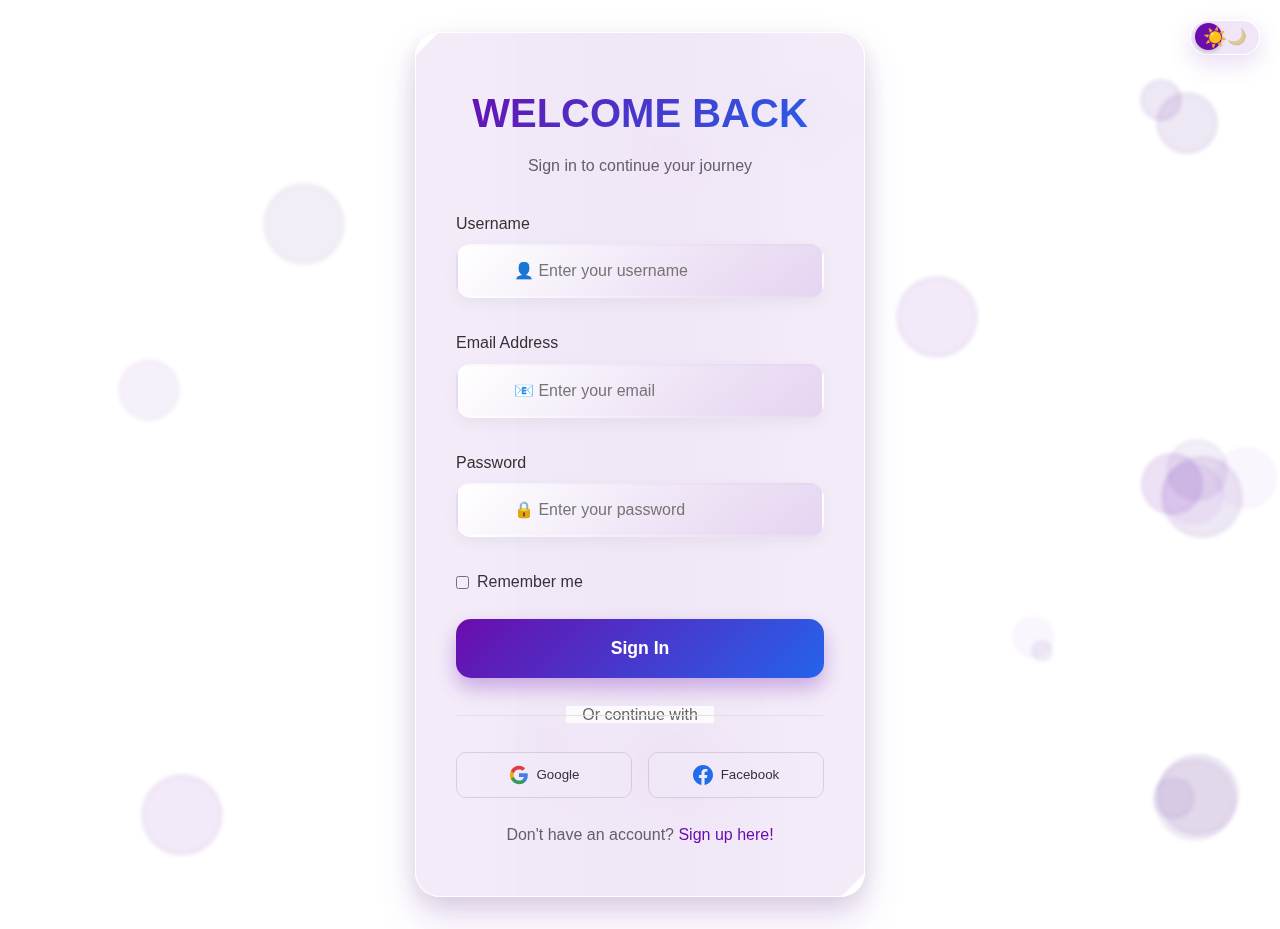
<file: index.html>
<!DOCTYPE html>
<html lang="en">
<head>
    <meta charset="UTF-8">
    <meta name="viewport" content="width=device-width, initial-scale=1.0">
    <title>Login</title>
    <link rel="stylesheet" href="styles.css">
    <link rel="icon" type="image/png" href="favicon.png">    
</head>
<body class="light-mode">
    <!-- New Login Page Theme Toggle with Emojis -->
    <label class="login-theme-toggle" id="loginThemeToggle">
        <input type="checkbox">
        <span class="login-theme-slider"></span>
        <span class="login-theme-emoji login-theme-sun">☀️</span>
        <span class="login-theme-emoji login-theme-moon">🌙</span>
    </label>

    <!-- Floating Bubbles -->
    <div class="bubbles" id="bubbles"></div>

    <div class="background">
        <div class="shape"></div>
        <div class="shape"></div>
        <div class="shape"></div>
        <div class="shape"></div>
    </div>
    
    <div class="particles" id="particles"></div>
    
    <div class="login-container">
        <div class="login-card">
            <h1> WELCOME BACK </h1>
            <p class="login-subtitle"> Sign in to continue your journey </p>
            
            <form class="login-form" id="loginForm">
                <div class="form-group">
                    <label for="username">Username</label>
                                        <input type="text" id="username" placeholder="👤 Enter your username">
                    <div class="error-message" id="usernameError"></div>
                </div>
                
                <div class="form-group">
                    <label for="email"> Email Address</label>
                    <div class="icon"></div>
                    <input type="email" id="email" placeholder="📧 Enter your email">
                    <div class="error-message" id="emailError"></div>
                </div>
                
                <div class="form-group">
                    <label for="password">Password</label>
                    <div class="icon"></div>
                    <input type="password" id="password" placeholder="🔒 Enter your password">
                    <div class="error-message" id="passwordError"></div>
                </div>
                
                <div class="checkbox-group">
                    <input type="checkbox" id="remember">
                    <label for="remember">Remember me</label>
                </div>
                
                <button type="submit" class="login-btn">Sign In</button>
            </form>
            
            <div class="divider">
                <span> Or continue with </span>
            </div>
            
            <div class="social-login">
                <button type="button" class="social-btn" data-provider="Google">
                    <svg class="social-icon" viewBox="0 0 24 24">
                        <path fill="#4285F4" d="M22.56 12.25c0-.78-.07-1.53-.2-2.25H12v4.26h5.92c-.26 1.37-1.04 2.53-2.21 3.31v2.77h3.57c2.08-1.92 3.28-4.74 3.28-8.09z"/>
                        <path fill="#34A853" d="M12 23c2.97 0 5.46-.98 7.28-2.66l-3.57-2.77c-.98.66-2.23 1.06-3.71 1.06-2.86 0-5.29-1.93-6.16-4.53H2.18v2.84C3.99 20.53 7.7 23 12 23z"/>
                        <path fill="#FBBC05" d="M5.84 14.09c-.22-.66-.35-1.36-.35-2.09s.13-1.43.35-2.09V7.07H2.18C1.43 8.55 1 10.22 1 12s.43 3.45 1.18 4.93l2.85-2.22.81-.62z"/>
                        <path fill="#EA4335" d="M12 5.38c1.62 0 3.06.56 4.21 1.64l3.15-3.15C17.45 2.09 14.97 1 12 1 7.7 1 3.99 3.47 2.18 7.07l3.66 2.84c.87-2.6 3.3-4.53 6.16-4.53z"/>
                    </svg>
                     Google
                </button>
                <button type="button" class="social-btn" data-provider="Facebook">
                    <svg class="social-icon" viewBox="0 0 24 24">
                        <path fill="#1877F2" d="M24 12.073c0-6.627-5.373-12-12-12s-12 5.373-12 12c0 5.99 4.388 10.954 10.125 11.854v-8.385H7.078v-3.47h3.047V9.43c0-3.007 1.792-4.669 4.533-4.669 1.312 0 2.686.235 2.686.235v2.953H15.83c-1.491 0-1.956.925-1.956 1.874v2.25h3.328l-.532 3.47h-2.796v8.385C19.612 23.027 24 18.062 24 12.073z"/>
                    </svg>
                     Facebook
                </button>
            </div>
            
            <div class="signup-link">
                 Don't have an account? <a href="#" id="signupLink"> Sign up here!</a>
            </div>
        </div>
    </div>

    <script src="script.js"></script>
</body>
</html>
</file>
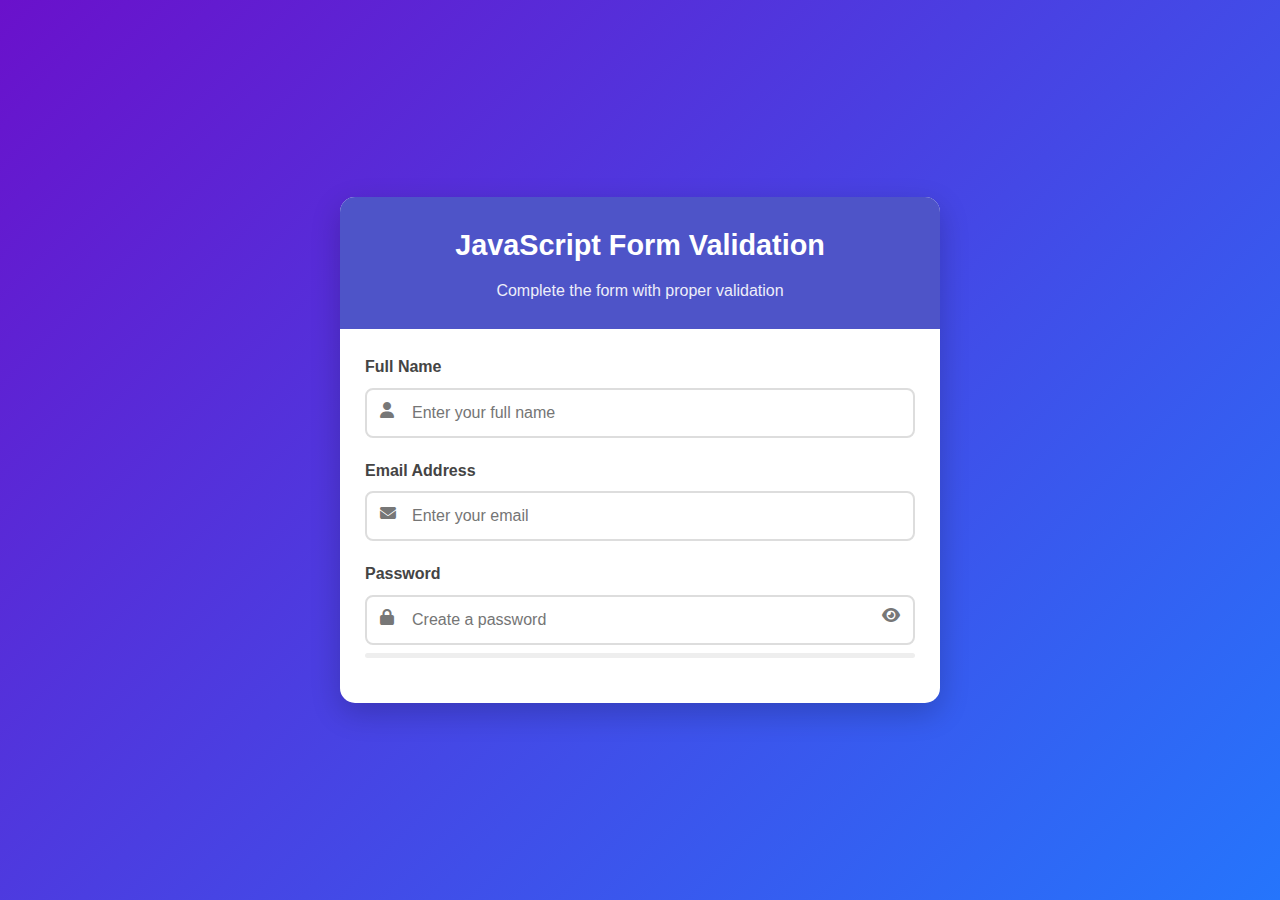
<file: FormValidation.html>
<!DOCTYPE html>
<html lang="en">
<head>
    <meta charset="UTF-8">
    <meta name="viewport" content="width=device-width, initial-scale=1.0">
    <title>JavaScript Form Validation</title>
    <link rel="stylesheet" href="https://cdnjs.cloudflare.com/ajax/libs/font-awesome/6.4.0/css/all.min.css">
    <style>
        * {
            box-sizing: border-box;
            margin: 0;
            padding: 0;
            font-family: 'Segoe UI', Tahoma, Geneva, Verdana, sans-serif;
        }
        
        body {
            background: linear-gradient(135deg, #6a11cb 0%, #2575fc 100%);
            color: #333;
            line-height: 1.6;
            padding: 20px;
            min-height: 100vh;
            display: flex;
            justify-content: center;
            align-items: center;
        }
        
        .container {
            width: 100%;
            max-width: 600px;
            background: white;
            border-radius: 15px;
            box-shadow: 0 10px 30px rgba(0, 0, 0, 0.2);
            overflow: hidden;
        }
        
        header {
            background: #4e54c8;
            color: white;
            text-align: center;
            padding: 25px 20px;
        }
        
        h1 {
            font-size: 1.8rem;
            margin-bottom: 10px;
        }
        
        .description {
            font-size: 1rem;
            opacity: 0.9;
        }
        
        .form-container {
            padding: 25px;
        }
        
        .form-group {
            margin-bottom: 20px;
            position: relative;
        }
        
        label {
            display: block;
            margin-bottom: 8px;
            font-weight: 600;
            color: #444;
        }
        
        input, select, textarea {
            width: 100%;
            padding: 14px;
            border: 2px solid #ddd;
            border-radius: 8px;
            font-size: 16px;
            transition: border-color 0.3s;
        }
        
        input:focus, select:focus, textarea:focus {
            border-color: #4e54c8;
            outline: none;
        }
        
        .error {
            color: #e74c3c;
            font-size: 14px;
            margin-top: 5px;
            display: none;
        }
        
        .success {
            color: #2ecc71;
            font-size: 14px;
            margin-top: 5px;
            display: none;
        }
        
        .fa-circle-check {
            color: #2ecc71;
        }
        
        button {
            width: 100%;
            padding: 16px;
            background: #4e54c8;
            color: white;
            border: none;
            border-radius: 8px;
            font-size: 18px;
            font-weight: 600;
            cursor: pointer;
            transition: background 0.3s;
        }
        
        button:hover {
            background: #3a3eb3;
        }
        
        .password-toggle {
            position: absolute;
            right: 15px;
            top: 42px;
            cursor: pointer;
            color: #777;
        }
        
        .validation-rules {
            background: #f8f9fa;
            padding: 15px;
            border-radius: 8px;
            margin-top: 25px;
            font-size: 14px;
        }
        
        .validation-rules h3 {
            margin-bottom: 10px;
            color: #4e54c8;
        }
        
        .validation-rules ul {
            list-style-type: none;
            padding-left: 20px;
        }
        
        .validation-rules li {
            margin-bottom: 8px;
            position: relative;
            padding-left: 25px;
        }
        
        .validation-rules li:before {
            content: "•";
            color: #4e54c8;
            font-weight: bold;
            position: absolute;
            left: 0;
            font-size: 20px;
        }
        
        .success-message {
            text-align: center;
            padding: 30px;
            display: none;
        }
        
        .success-message i {
            font-size: 50px;
            color: #2ecc71;
            margin-bottom: 15px;
        }
        
        @media (max-width: 768px) {
            body {
                padding: 10px;
            }
            
            .container {
                border-radius: 10px;
            }
            
            header {
                padding: 20px 15px;
            }
            
            h1 {
                font-size: 1.5rem;
            }
            
            .form-container {
                padding: 20px;
            }
        }
        
        .input-icon {
            position: relative;
        }
        
        .input-icon i {
            position: absolute;
            left: 15px;
            top: 14px;
            color: #777;
        }
        
        .input-icon input {
            padding-left: 45px;
        }
        
        .strength-meter {
            height: 5px;
            margin-top: 8px;
            border-radius: 3px;
            background: #eee;
            overflow: hidden;
        }
        
        .strength-fill {
            height: 100%;
            width: 0;
            transition: width 0.3s, background 0.3s;
        }
    </style>
</head>
<body>
    <div class="container">
        <header>
            <h1>JavaScript Form Validation</h1>
            <p class="description">Complete the form with proper validation</p>
        </header>
        
        <div class="form-container">
            <form id="validation-form">
                <div class="form-group">
                    <label for="name">Full Name</label>
                    <div class="input-icon">
                        <i class="fas fa-user"></i>
                        <input type="text" id="name" placeholder="Enter your full name">
                    </div>
                    <div class="error" id="name-error">Please enter a valid name (min 2 characters)</div>
                </div>
                
                <div class="form-group">
                    <label for="email">Email Address</label>
                    <div class="input-icon">
                        <i class="fas fa-envelope"></i>
                        <input type="email" id="email" placeholder="Enter your email">
                    </div>
                    <div class="error" id="email-error">Please enter a valid email address</div>
                </div>
                
                               
                <div class="form-group">
                    <label for="password">Password</label>
                    <div class="input-icon">
                        <i class="fas fa-lock"></i>
                        <input type="password" id="password" placeholder="Create a password">
                    </div>
                    <span class="password-toggle" id="password-toggle">
                        <i class="fas fa-eye"></i>
                    </span>
                    <div class="strength-meter">
                        <div class="strength-fill" id="password-strength"></div>
                    </div>
                    <div class="error" id="password-error">Password must be at least 8 characters with uppercase, lowercase, number, and special character</div>
                </div>
                
                    </div>

    <script>
        document.addEventListener('DOMContentLoaded', function() {
            const form = document.getElementById('validation-form');
            const passwordToggle = document.getElementById('password-toggle');
            const passwordInput = document.getElementById('password');
            const confirmPasswordInput = document.getElementById('confirm-password');
            const strengthFill = document.getElementById('password-strength');
            
            // Toggle password visibility
            passwordToggle.addEventListener('click', function() {
                if (passwordInput.type === 'password') {
                    passwordInput.type = 'text';
                    passwordToggle.innerHTML = '<i class="fas fa-eye-slash"></i>';
                } else {
                    passwordInput.type = 'password';
                    passwordToggle.innerHTML = '<i class="fas fa-eye"></i>';
                }
            });
            
            // Password strength indicator
            passwordInput.addEventListener('input', function() {
                const password = passwordInput.value;
                let strength = 0;
                
                // Check password strength
                if (password.length >= 8) strength += 25;
                if (/[A-Z]/.test(password)) strength += 25;
                if (/[0-9]/.test(password)) strength += 25;
                if (/[^A-Za-z0-9]/.test(password)) strength += 25;
                
                // Update strength meter
                strengthFill.style.width = strength + '%';
                
                // Update color based on strength
                if (strength < 50) {
                    strengthFill.style.background = '#e74c3c';
                } else if (strength < 100) {
                    strengthFill.style.background = '#f39c12';
                } else {
                    strengthFill.style.background = '#2ecc71';
                }
            });
            
            // Form validation on submit
            form.addEventListener('submit', function(e) {
                e.preventDefault();
                let isValid = true;
                
                // Validate name
                const name = document.getElementById('name');
                const nameError = document.getElementById('name-error');
                if (name.value.trim().length < 2) {
                    showError(name, nameError);
                    isValid = false;
                } else {
                    showSuccess(name, nameError);
                }
                
                // Validate email
                const email = document.getElementById('email');
                const emailError = document.getElementById('email-error');
                const emailRegex = /^[^\s@]+@[^\s@]+\.[^\s@]+$/;
                if (!emailRegex.test(email.value)) {
                    showError(email, emailError);
                    isValid = false;
                } else {
                    showSuccess(email, emailError);
                }
                
                // Validate phone
                const phone = document.getElementById('phone');
                const phoneError = document.getElementById('phone-error');
                const phoneRegex = /^\d{10}$/;
                if (!phoneRegex.test(phone.value.replace(/\D/g, ''))) {
                    showError(phone, phoneError);
                    isValid = false;
                } else {
                    showSuccess(phone, phoneError);
                }
                
                // Validate password
                const password = document.getElementById('password');
                const passwordError = document.getElementById('password-error');
                const passwordRegex = /^(?=.*[a-z])(?=.*[A-Z])(?=.*\d)(?=.*[^\da-zA-Z]).{8,}$/;
                if (!passwordRegex.test(password.value)) {
                    showError(password, passwordError);
                    isValid = false;
                } else {
                    showSuccess(password, passwordError);
                }
                
                // Validate confirm password
                const confirmPassword = document.getElementById('confirm-password');
                const confirmPasswordError = document.getElementById('confirm-password-error');
                if (confirmPassword.value !== password.value) {
                    showError(confirmPassword, confirmPasswordError);
                    isValid = false;
                } else {
                    showSuccess(confirmPassword, confirmPasswordError);
                }
                
                // Validate age
                const age = document.getElementById('age');
                const ageError = document.getElementById('age-error');
                if (age.value < 13 || age.value > 120 || !age.value) {
                    showError(age, ageError);
                    isValid = false;
                } else {
                    showSuccess(age, ageError);
                }
                
                // Validate country
                const country = document.getElementById('country');
                const countryError = document.getElementById('country-error');
                if (!country.value) {
                    showError(country, countryError);
                    isValid = false;
                } else {
                    showSuccess(country, countryError);
                }
                
                // Validate website (optional)
                const website = document.getElementById('website');
                const websiteError = document.getElementById('website-error');
                if (website.value && !isValidUrl(website.value)) {
                    showError(website, websiteError);
                    isValid = false;
                } else if (website.value) {
                    showSuccess(website, websiteError);
                } else {
                    clearValidation(website, websiteError);
                }
                
                // Validate terms
                const terms = document.getElementById('terms');
                const termsError = document.getElementById('terms-error');
                if (!terms.checked) {
                    showError(terms, termsError);
                    isValid = false;
                } else {
                    showSuccess(terms, termsError);
                }
                
                // If form is valid, show success message
                if (isValid) {
                    form.style.display = 'none';
                    document.getElementById('success-message').style.display = 'block';
                }
            });
            
            // Real-time validation for some fields
            document.getElementById('name').addEventListener('blur', function() {
                const name = this;
                const nameError = document.getElementById('name-error');
                if (name.value.trim().length < 2) {
                    showError(name, nameError);
                } else {
                    showSuccess(name, nameError);
                }
            });
            
            document.getElementById('email').addEventListener('blur', function() {
                const email = this;
                const emailError = document.getElementById('email-error');
                const emailRegex = /^[^\s@]+@[^\s@]+\.[^\s@]+$/;
                if (!emailRegex.test(email.value)) {
                    showError(email, emailError);
                } else {
                    showSuccess(email, emailError);
                }
            });
            
            // Helper functions
            function showError(input, errorElement) {
                input.style.borderColor = '#e74c3c';
                errorElement.style.display = 'block';
            }
            
            function showSuccess(input, errorElement) {
                input.style.borderColor = '#2ecc71';
                errorElement.style.display = 'none';
            }
            
            function clearValidation(input, errorElement) {
                input.style.borderColor = '#ddd';
                errorElement.style.display = 'none';
            }
            
            function isValidUrl(string) {
                try {
                    new URL(string);
                    return true;
                } catch (_) {
                    return false;
                }
            }
        });
    </script>
</body>
</html>
</file>
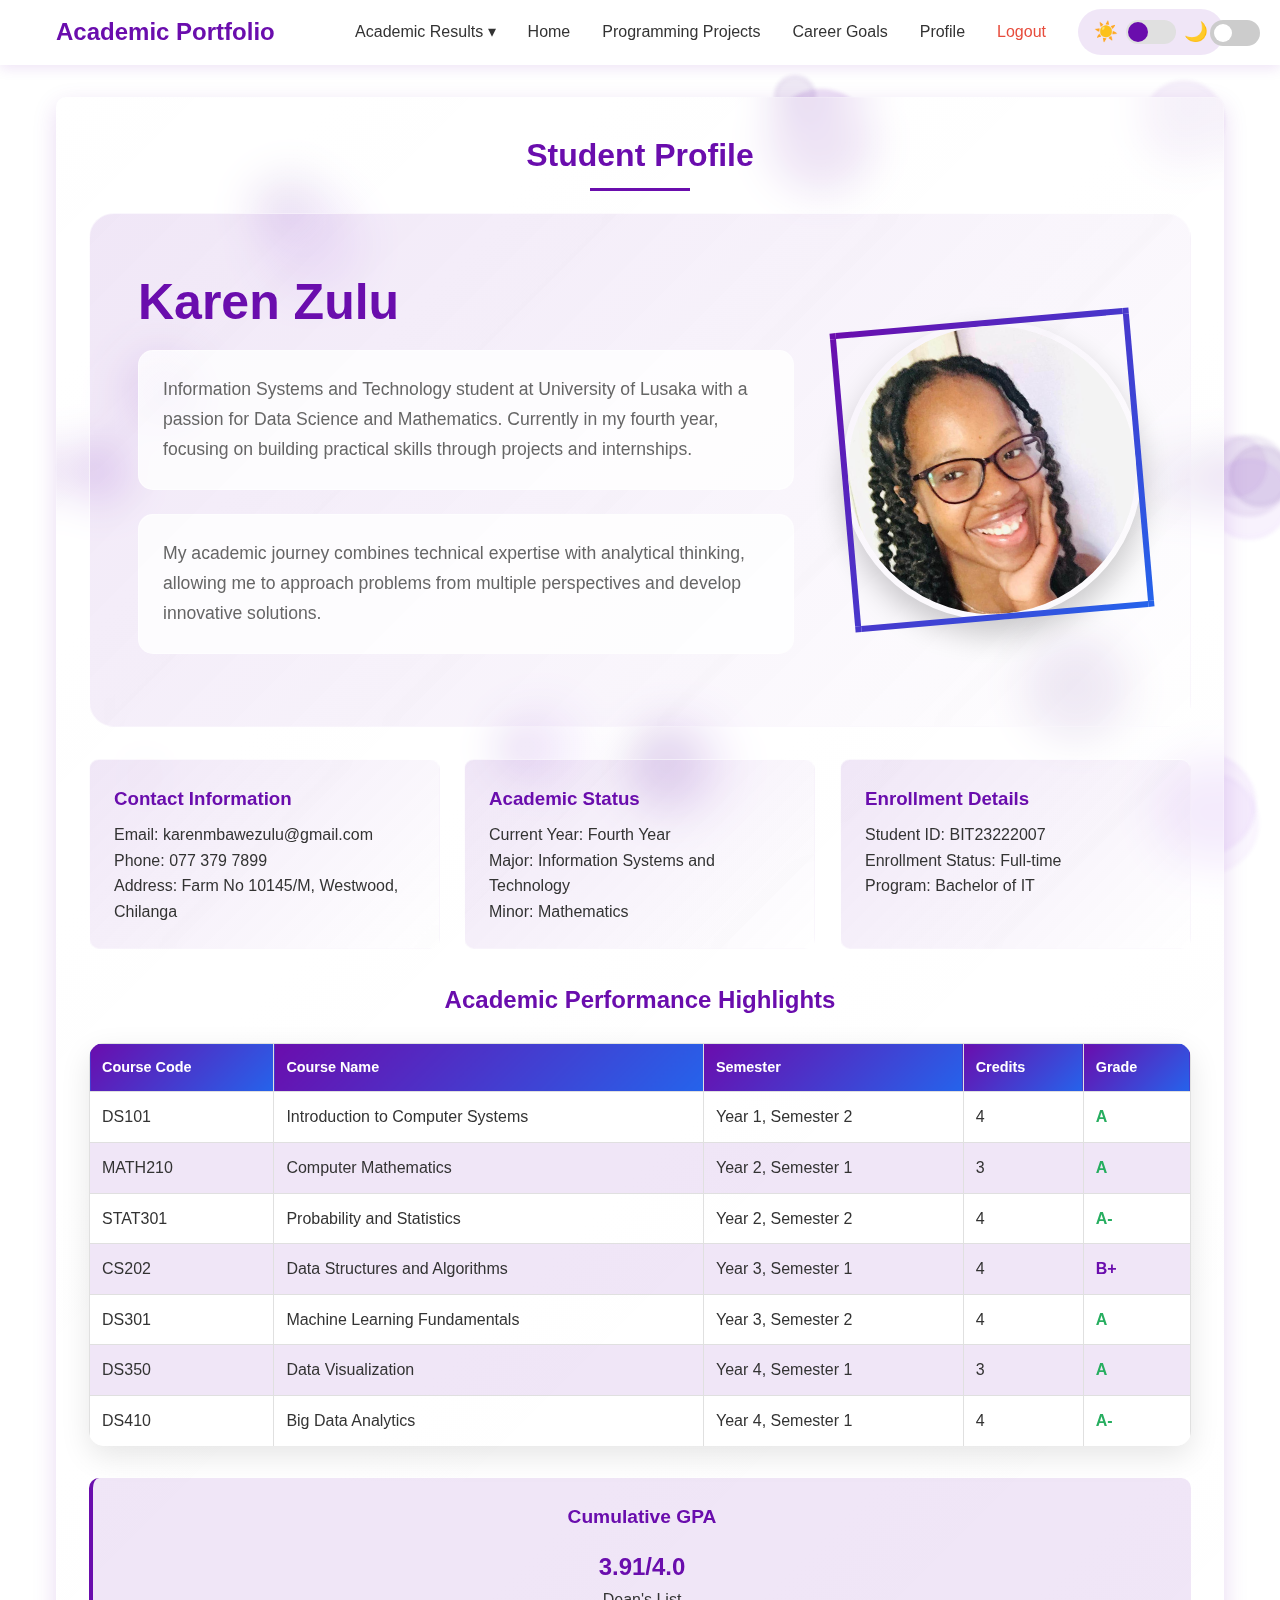
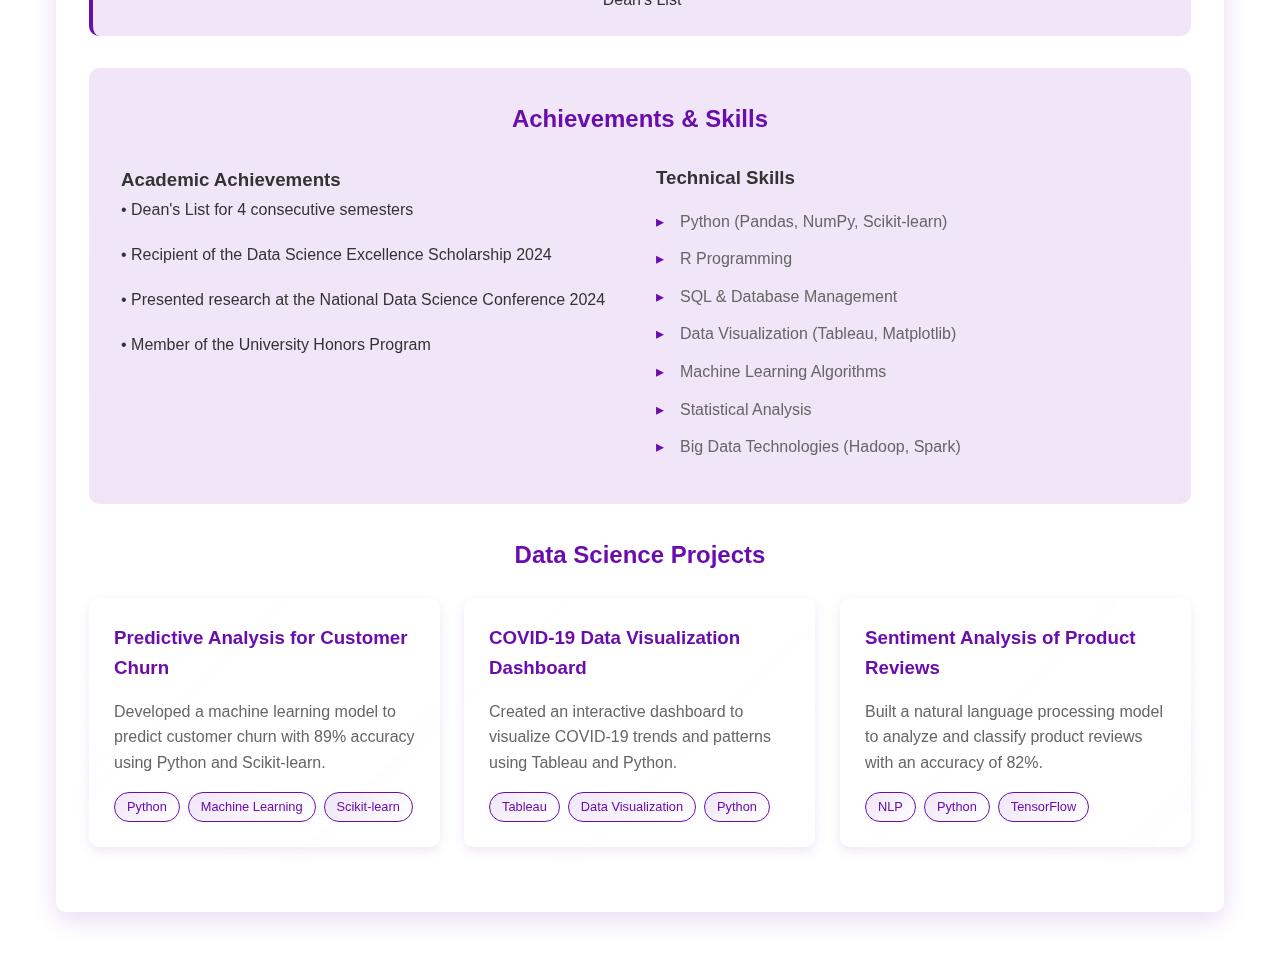
<file: profile.html>
<!DOCTYPE html>
<html lang="en">
<head>
    <meta charset="UTF-8">
    <meta name="viewport" content="width=device-width, initial-scale=1.0">
    <title>Student Profile</title>
    <link rel="stylesheet" href="styles.css">
      <link rel="icon" type="image/png" href="favicon.png">   
</head>
<body>
    <!-- Theme Toggle -->
    <div class="theme-toggle-container" style="position: fixed; top: 20px; right: 20px; z-index: 1001;">
        <label class="theme-toggle">
            <input type="checkbox" id="themeToggle">
            <span class="slider"></span>
        </label>
    </div>

    <!-- Floating Bubbles -->
    <div class="bubbles" id="bubbles"></div>

    <!-- Header and Navigation -->
    <header class="header">
        <nav class="nav">
            <div class="nav-brand">
                <h2>Academic Portfolio</h2>
            </div>
            <ul class="nav-menu">
                <li class="dropdown">
                    <a href="#" class="nav-link">Academic Results ▾</a>
                    <div class="dropdown-menu">
                        <a href="year1.html">Year 1 Results</a>
                        <a href="year2.html">Year 2 Results</a>
                        <a href="year3.html">Year 3 Results</a>
                        <a href="year4.html">Year 4 Results</a>
                    </div>
                </li>
                <li><a href="home.html" class="nav-link">Home</a></li>

                <li><a href="project.html" class="nav-link">Programming Projects</a></li>
                <li><a href="Career.html" class="nav-link">Career Goals</a></li>
                <li><a href="Profile.html" class="nav-link active">Profile</a></li>
                <li><a href="index.html" class="nav-link logout">Logout</a></li>
                <li class="theme-toggle-alt" id="themeToggle">
                    <span class="toggle-icon">☀️</span>
                    <div class="toggle-track">
                        <div class="toggle-thumb"></div>
                    </div>
                    <span class="toggle-icon">🌙</span>
                </li>

            </ul>
        </nav>
    </header>

    <!-- Main Content -->
    <main class="main-content">
        <div class="glass-card">
            <h1 class="page-title">Student Profile</h1>
            
            <div class="profile-header">
                <img class="profile-image" src= "images\IMG-20250710-WA0015.jpg" alt="Student Profile">
                <div class="profile-info">
                    <h2 style = "font-size: 50px" >Karen Zulu</h2>
                                        <p class="bio">Information Systems and Technology student at University of Lusaka with a passion for Data Science and Mathematics. Currently in my fourth year, focusing on building practical skills through projects and internships.</p>
                    <p class="bio">My academic journey combines technical expertise with analytical thinking, allowing me to approach problems from multiple perspectives and develop innovative solutions.</p>

                </div>
            </div>
            
            <div class="profile-details">
                <div class="detail-card">
                    <h3>Contact Information</h3>
                    <p>Email: karenmbawezulu@gmail.com</p>
                    <p>Phone: 077 379 7899</p>
                    <p>Address: Farm No 10145/M, Westwood, Chilanga</p>
                </div>
                
                <div class="detail-card">
                    <h3>Academic Status</h3>
                    <p>Current Year: Fourth Year</p>
                    <p>Major: Information Systems and Technology</p>
                    <p>Minor: Mathematics</p>
                </div>
                
                <div class="detail-card">
                    <h3>Enrollment Details</h3>
                    <p>Student ID: BIT23222007</p>
                    <p>Enrollment Status: Full-time</p>
                    <p>Program: Bachelor of IT</p>
                </div>
            </div>
            
            <div class="results-section">
                <h2>Academic Performance Highlights</h2>
                <table class="results-table">
                    <thead>
                        <tr>
                            <th>Course Code</th>
                            <th>Course Name</th>
                            <th>Semester</th>
                            <th>Credits</th>
                            <th>Grade</th>
                        </tr>
                    </thead>
                    <tbody>
                        <tr>
                            <td>DS101</td>
                            <td>Introduction to Computer Systems</td>
                            <td>Year 1, Semester 2</td>
                            <td>4</td>
                            <td class="grade-a">A</td>
                        </tr>
                        <tr>
                            <td>MATH210</td>
                            <td>Computer Mathematics</td>
                            <td>Year 2, Semester 1</td>
                            <td>3</td>
                            <td class="grade-a">A</td>
                        </tr>
                        <tr>
                            <td>STAT301</td>
                            <td>Probability and Statistics</td>
                            <td>Year 2, Semester 2</td>
                            <td>4</td>
                            <td class="grade-a">A-</td>
                        </tr>
                        <tr>
                            <td>CS202</td>
                            <td>Data Structures and Algorithms</td>
                            <td>Year 3, Semester 1</td>
                            <td>4</td>
                            <td class="grade-b">B+</td>
                        </tr>
                        <tr>
                            <td>DS301</td>
                            <td>Machine Learning Fundamentals</td>
                            <td>Year 3, Semester 2</td>
                            <td>4</td>
                            <td class="grade-a">A</td>
                        </tr>
                        <tr>
                            <td>DS350</td>
                            <td>Data Visualization</td>
                            <td>Year 4, Semester 1</td>
                            <td>3</td>
                            <td class="grade-a">A</td>
                        </tr>
                        <tr>
                            <td>DS410</td>
                            <td>Big Data Analytics</td>
                            <td>Year 4, Semester 1</td>
                            <td>4</td>
                            <td class="grade-a">A-</td>
                        </tr>
                    </tbody>
                </table>
            </div>
            
            <div class="gpa-summary">
                <h3>Cumulative GPA</h3>
                <div class="gpa-value">3.91/4.0</div>
                <p>Dean's List</p>
            </div>
            
            <div class="achievements-section">
                <h2>Achievements & Skills</h2>
                <div class="achievement-content">
                    <div class="achievement-text">
                        <h3>Academic Achievements</h3>
                        <p>• Dean's List for 4 consecutive semesters</p>
                        <p>• Recipient of the Data Science Excellence Scholarship 2024</p>
                        <p>• Presented research at the National Data Science Conference 2024</p>
                        <p>• Member of the University Honors Program</p>
                    </div>
                    <div class="skills">
                        <h3>Technical Skills</h3>
                        <ul class="skills-list">
                            <li>Python (Pandas, NumPy, Scikit-learn)</li>
                            <li>R Programming</li>
                            <li>SQL & Database Management</li>
                            <li>Data Visualization (Tableau, Matplotlib)</li>
                            <li>Machine Learning Algorithms</li>
                            <li>Statistical Analysis</li>
                            <li>Big Data Technologies (Hadoop, Spark)</li>
                        </ul>
                    </div>
                </div>
            </div>
            
            <div class="projects-section">
                <h2>Data Science Projects</h2>
                <div class="projects-grid">
                    <div class="project-card">
                        <h3>Predictive Analysis for Customer Churn</h3>
                        <p>Developed a machine learning model to predict customer churn with 89% accuracy using Python and Scikit-learn.</p>
                        <div class="project-tags">
                            <span class="project-tag">Python</span>
                            <span class="project-tag">Machine Learning</span>
                            <span class="project-tag">Scikit-learn</span>
                        </div>
                    </div>
                    <div class="project-card">
                        <h3>COVID-19 Data Visualization Dashboard</h3>
                        <p>Created an interactive dashboard to visualize COVID-19 trends and patterns using Tableau and Python.</p>
                        <div class="project-tags">
                            <span class="project-tag">Tableau</span>
                            <span class="project-tag">Data Visualization</span>
                            <span class="project-tag">Python</span>
                        </div>
                    </div>
                    <div class="project-card">
                        <h3>Sentiment Analysis of Product Reviews</h3>
                        <p>Built a natural language processing model to analyze and classify product reviews with an accuracy of 82%.</p>
                        <div class="project-tags">
                            <span class="project-tag">NLP</span>
                            <span class="project-tag">Python</span>
                            <span class="project-tag">TensorFlow</span>
                        </div>
                    </div>
                </div>
            </div>
        </div>
    </main>

    <script src="script.js"></script>
</body>
</html>
</file>
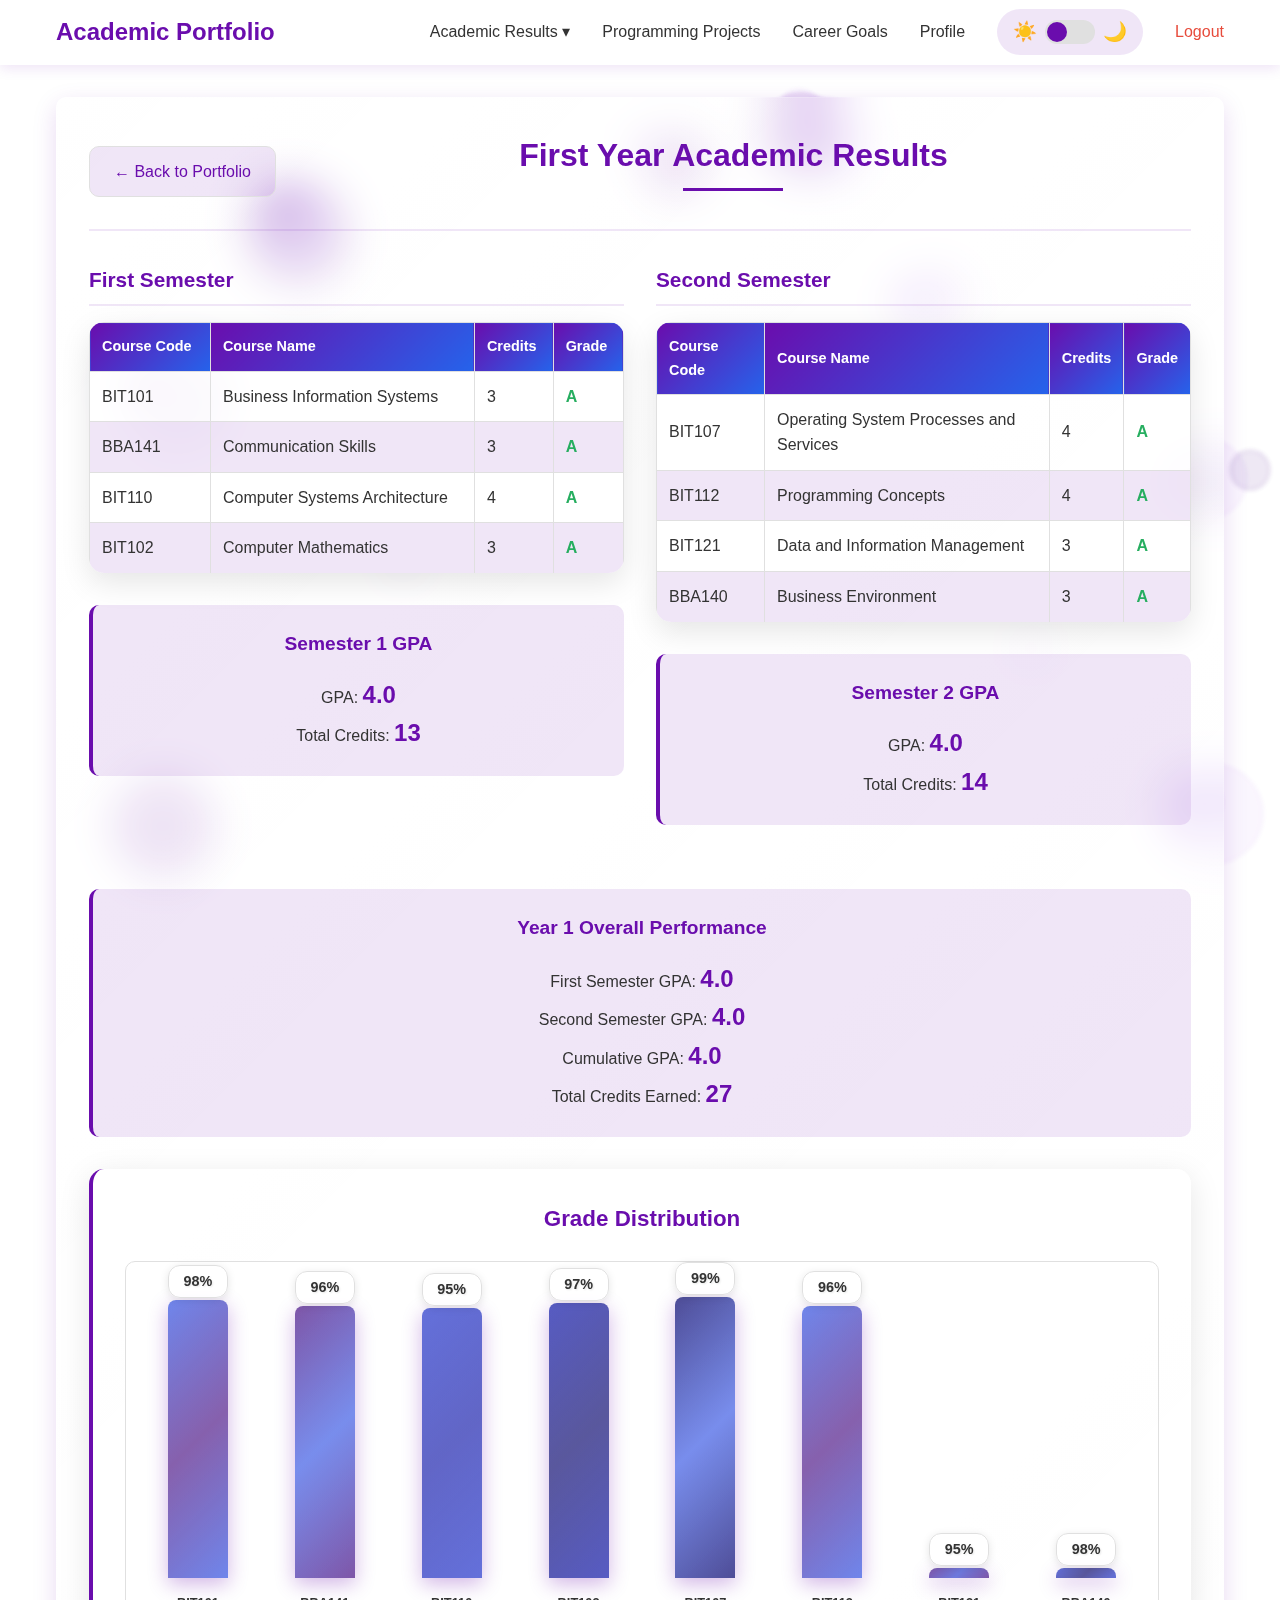
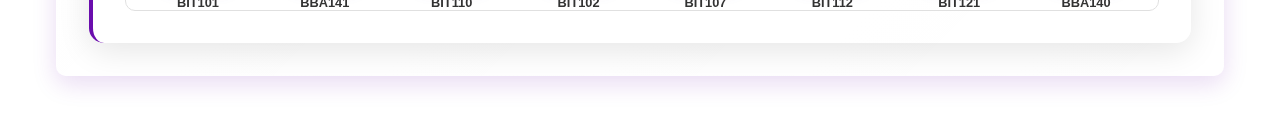
<file: year1.html>
<!DOCTYPE html>
<html lang="en">
<head>
    <meta charset="UTF-8">
    <meta name="viewport" content="width=device-width, initial-scale=1.0">
    <title>Year 1 Results - Academic Portfolio</title>
    <link rel="stylesheet" href="styles.css">
      <link rel="icon" type="image/png" href="favicon.png">   
</head>
<body>
    <!-- Header and Navigation -->
    <header class="header">
        <nav class="nav">
            <div class="nav-brand">
                <h2>Academic Portfolio</h2>
            </div>
            <ul class="nav-menu">
                <li class="dropdown">
                    <a href="#" class="nav-link active">Academic Results ▾</a>
                    <div class="dropdown-menu">
                        <a href="year1.html" class="active">Year 1 Results</a>
                        <a href="year2.html">Year 2 Results</a>
                        <a href="year3.html">Year 3 Results</a>
                        <a href="year4.html">Year 4 Results</a>
                    </div>
                </li>
                <li><a href="project.html" class="nav-link">Programming Projects</a></li>
                <li><a href="Career.html" class="nav-link">Career Goals</a></li>
                <li><a href="Profile.html" class="nav-link">Profile</a></li>
                <li class="theme-toggle-alt" id="themeToggle">
                    <span class="toggle-icon">☀️</span>
                    <div class="toggle-track">
                        <div class="toggle-thumb"></div>
                    </div>
                    <span class="toggle-icon">🌙</span>
                </li>
                <li><a href="index.html" class="nav-link logout">Logout</a></li>
            </ul>
        </nav>
    </header>

    <!-- Main Content -->
    <main class="main-content">
        <div class="glass-card">
            <div class="year-header">
                <a href="home.html" class="back-btn">← Back to Portfolio</a>
                <h1 class="page-title">First Year Academic Results</h1>
                <div></div> <!-- Empty div for spacing -->
            </div>
            
            <div class="results-container">
                <div class="semester">
                    <h3 class="semester-title">First Semester</h3>
                    <table class="results-table">
                        <thead>
                            <tr>
                                <th>Course Code</th>
                                <th>Course Name</th>
                                <th>Credits</th>
                                <th>Grade</th>
                            </tr>
                        </thead>
                        <tbody>
                            <tr>
                                <td>BIT101</td>
                                <td>Business Information Systems</td>
                                <td>3</td>
                                <td class="grade-a">A</td>
                            </tr>
                            <tr>
                                <td>BBA141</td>
                                <td>Communication Skills</td>
                                <td>3</td>
                                <td class="grade-a">A</td>
                            </tr>
                            <tr>
                                <td>BIT110</td>
                                <td>Computer Systems Architecture</td>
                                <td>4</td>
                                <td class="grade-a">A</td>
                            </tr>
                            <tr>
                                <td>BIT102</td>
                                <td>Computer Mathematics</td>
                                <td>3</td>
                                <td class="grade-a">A</td>
                            </tr>
                        </tbody>
                    </table>
                    
                    <div class="gpa-summary">
                        <h3>Semester 1 GPA</h3>
                        <p>GPA: <span class="gpa-value">4.0</span></p>
                        <p>Total Credits: <span class="gpa-value">13</span></p>
                    </div>
                </div>
                
                <div class="semester">
                    <h3 class="semester-title">Second Semester</h3>
                    <table class="results-table">
                        <thead>
                            <tr>
                                <th>Course Code</th>
                                <th>Course Name</th>
                                <th>Credits</th>
                                <th>Grade</th>
                            </tr>
                        </thead>
                        <tbody>
                            <tr>
                                <td>BIT107</td>
                                <td>Operating System Processes and Services</td>
                                <td>4</td>
                                <td class="grade-a">A</td>
                            </tr>
                            <tr>
                                <td>BIT112</td>
                                <td>Programming Concepts</td>
                                <td>4</td>
                                <td class="grade-a">A</td>
                            </tr>
                            <tr>
                                <td>BIT121</td>
                                <td>Data and Information Management</td>
                                <td>3</td>
                                <td class="grade-a">A</td>
                            </tr>
                            <tr>
                                <td>BBA140</td>
                                <td>Business Environment</td>
                                <td>3</td>
                                <td class="grade-a">A</td>
                            </tr>
                        </tbody>
                    </table>
                    
                    <div class="gpa-summary">
                        <h3>Semester 2 GPA</h3>
                        <p>GPA: <span class="gpa-value">4.0</span></p>
                        <p>Total Credits: <span class="gpa-value">14</span></p>
                    </div>
                </div>
            </div>
            
            <div class="gpa-summary">
                <h3>Year 1 Overall Performance</h3>
                <p>First Semester GPA: <span class="gpa-value">4.0</span></p>
                <p>Second Semester GPA: <span class="gpa-value">4.0</span></p>
                <p>Cumulative GPA: <span class="gpa-value">4.0</span></p>
                <p>Total Credits Earned: <span class="gpa-value">27</span></p>
            </div>
            
            <div class="performance-chart">
                <h3>Grade Distribution</h3>
                <div class="chart-container" id="chartContainer">
                    <div class="chart-bar">
                        <span class="chart-value">98%</span>
                        <span class="chart-label">BIT101</span>
                    </div>
                    <div class="chart-bar">
                        <span class="chart-value">96%</span>
                        <span class="chart-label">BBA141</span>
                    </div>
                    <div class="chart-bar">
                        <span class="chart-value">95%</span>
                        <span class="chart-label">BIT110</span>
                    </div>
                    <div class="chart-bar">
                        <span class="chart-value">97%</span>
                        <span class="chart-label">BIT102</span>
                    </div>
                    <div class="chart-bar">
                        <span class="chart-value">99%</span>
                        <span class="chart-label">BIT107</span>
                    </div>
                    <div class="chart-bar">
                        <span class="chart-value">96%</span>
                        <span class="chart-label">BIT112</span>
                    </div>
                    <div class="chart-bar">
                        <span class="chart-value">95%</span>
                        <span class="chart-label">BIT121</span>
                    </div>
                    <div class="chart-bar">
                        <span class="chart-value">98%</span>
                        <span class="chart-label">BBA140</span>
                    </div>
                </div>
            </div>
        </div>
    </main>

    <!-- Floating Bubbles -->
    <div class="bubbles" id="bubbles"></div>

    <script src="script.js"></script>
</body>
</html>
</file>
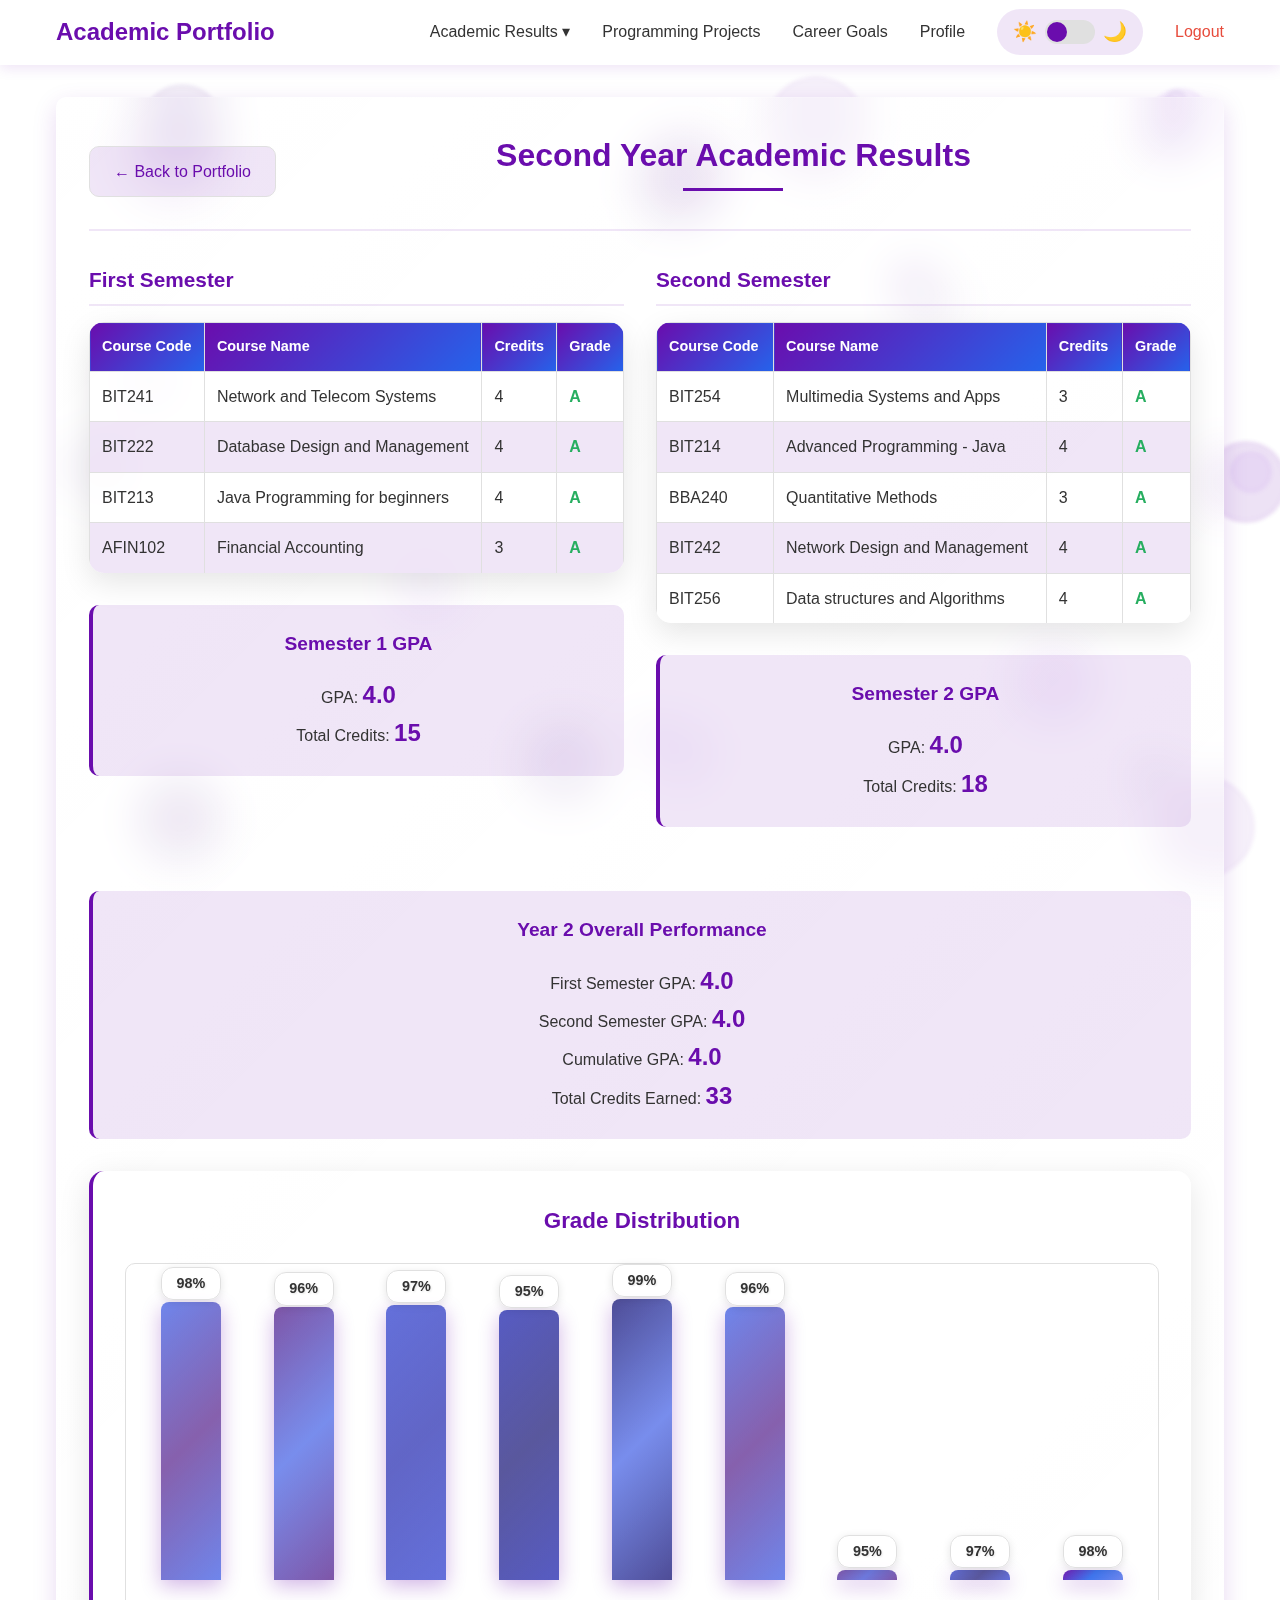
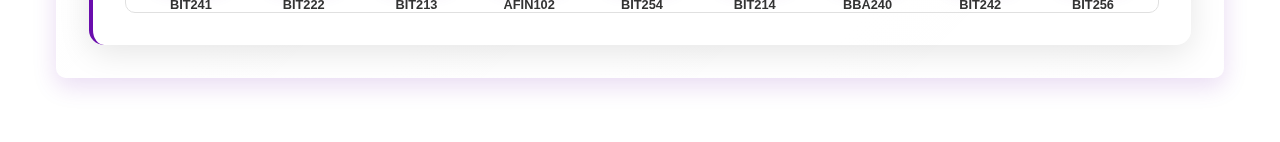
<file: year2.html>
<!DOCTYPE html>
<html lang="en">
<head>
    <meta charset="UTF-8">
    <meta name="viewport" content="width=device-width, initial-scale=1.0">
    <title>Year 2 Results - Academic Portfolio</title>
    <link rel="stylesheet" href="styles.css">
      <link rel="icon" type="image/png" href="favicon.png">   
</head>
<body>
    <!-- Header and Navigation -->
    <header class="header">
        <nav class="nav">
            <div class="nav-brand">
                <h2>Academic Portfolio</h2>
            </div>
            <ul class="nav-menu">
                <li class="dropdown">
                    <a href="#" class="nav-link active">Academic Results ▾</a>
                    <div class="dropdown-menu">
                        <a href="year1.html">Year 1 Results</a>
                        <a href="year2.html" class="active">Year 2 Results</a>
                        <a href="year3.html">Year 3 Results</a>
                        <a href="year4.html">Year 4 Results</a>
                    </div>
                </li>
                <li><a href="project.html" class="nav-link">Programming Projects</a></li>
                <li><a href="Career.html" class="nav-link">Career Goals</a></li>
                <li><a href="Profile.html" class="nav-link">Profile</a></li>
                <li class="theme-toggle-alt" id="themeToggle">
                    <span class="toggle-icon">☀️</span>
                    <div class="toggle-track">
                        <div class="toggle-thumb"></div>
                    </div>
                    <span class="toggle-icon">🌙</span>
                </li>
                <li><a href="index.html" class="nav-link logout">Logout</a></li>
            </ul>
        </nav>
    </header>

    <!-- Main Content -->
    <main class="main-content">
        <div class="glass-card">
            <div class="year-header">
                <a href="home.html" class="back-btn">← Back to Portfolio</a>
                <h1 class="page-title">Second Year Academic Results</h1>
                <div></div> <!-- Empty div for spacing -->
            </div>
            
            <div class="results-container">
                <div class="semester">
                    <h3 class="semester-title">First Semester</h3>
                    <table class="results-table">
                        <thead>
                            <tr>
                                <th>Course Code</th>
                                <th>Course Name</th>
                                <th>Credits</th>
                                <th>Grade</th>
                            </tr>
                        </thead>
                        <tbody>
                            <tr>
                                <td>BIT241</td>
                                <td>Network and Telecom Systems</td>
                                <td>4</td>
                                <td class="grade-a">A</td>
                            </tr>
                            <tr>
                                <td>BIT222</td>
                                <td>Database Design and Management</td>
                                <td>4</td>
                                <td class="grade-a">A</td>
                            </tr>
                            <tr>
                                <td>BIT213</td>
                                <td>Java Programming for beginners</td>
                                <td>4</td>
                                <td class="grade-a">A</td>
                            </tr>
                            <tr>
                                <td>AFIN102</td>
                                <td>Financial Accounting</td>
                                <td>3</td>
                                <td class="grade-a">A</td>
                            </tr>
                        </tbody>
                    </table>
                    
                    <div class="gpa-summary">
                        <h3>Semester 1 GPA</h3>
                        <p>GPA: <span class="gpa-value">4.0</span></p>
                        <p>Total Credits: <span class="gpa-value">15</span></p>
                    </div>
                </div>
                
                <div class="semester">
                    <h3 class="semester-title">Second Semester</h3>
                    <table class="results-table">
                        <thead>
                            <tr>
                                <th>Course Code</th>
                                <th>Course Name</th>
                                <th>Credits</th>
                                <th>Grade</th>
                            </tr>
                        </thead>
                        <tbody>
                            <tr>
                                <td>BIT254</td>
                                <td>Multimedia Systems and Apps</td>
                                <td>3</td>
                                <td class="grade-a">A</td>
                            </tr>
                            <tr>
                                <td>BIT214</td>
                                <td>Advanced Programming - Java</td>
                                <td>4</td>
                                <td class="grade-a">A</td>
                            </tr>
                            <tr>
                                <td>BBA240</td>
                                <td>Quantitative Methods</td>
                                <td>3</td>
                                <td class="grade-a">A</td>
                            </tr>
                            <tr>
                                <td>BIT242</td>
                                <td>Network Design and Management</td>
                                <td>4</td>
                                <td class="grade-a">A</td>
                            </tr>
                            <tr>
                                <td>BIT256</td>
                                <td>Data structures and Algorithms</td>
                                <td>4</td>
                                <td class="grade-a">A</td>
                            </tr>
                        </tbody>
                    </table>
                    
                    <div class="gpa-summary">
                        <h3>Semester 2 GPA</h3>
                        <p>GPA: <span class="gpa-value">4.0</span></p>
                        <p>Total Credits: <span class="gpa-value">18</span></p>
                    </div>
                </div>
            </div>
            
            <div class="gpa-summary">
                <h3>Year 2 Overall Performance</h3>
                <p>First Semester GPA: <span class="gpa-value">4.0</span></p>
                <p>Second Semester GPA: <span class="gpa-value">4.0</span></p>
                <p>Cumulative GPA: <span class="gpa-value">4.0</span></p>
                <p>Total Credits Earned: <span class="gpa-value">33</span></p>
            </div>
            
            <div class="performance-chart">
                <h3>Grade Distribution</h3>
                <div class="chart-container" id="chartContainer">
                    <div class="chart-bar">
                        <span class="chart-value">98%</span>
                        <span class="chart-label">BIT241</span>
                    </div>
                    <div class="chart-bar">
                        <span class="chart-value">96%</span>
                        <span class="chart-label">BIT222</span>
                    </div>
                    <div class="chart-bar">
                        <span class="chart-value">97%</span>
                        <span class="chart-label">BIT213</span>
                    </div>
                    <div class="chart-bar">
                        <span class="chart-value">95%</span>
                        <span class="chart-label">AFIN102</span>
                    </div>
                    <div class="chart-bar">
                        <span class="chart-value">99%</span>
                        <span class="chart-label">BIT254</span>
                    </div>
                    <div class="chart-bar">
                        <span class="chart-value">96%</span>
                        <span class="chart-label">BIT214</span>
                    </div>
                    <div class="chart-bar">
                        <span class="chart-value">95%</span>
                        <span class="chart-label">BBA240</span>
                    </div>
                    <div class="chart-bar">
                        <span class="chart-value">97%</span>
                        <span class="chart-label">BIT242</span>
                    </div>
                    <div class="chart-bar">
                        <span class="chart-value">98%</span>
                        <span class="chart-label">BIT256</span>
                    </div>
                </div>
            </div>
        </div>
    </main>

    <!-- Floating Bubbles -->
    <div class="bubbles" id="bubbles"></div>

    <script src="script.js"></script>
</body>
</html>
</file>
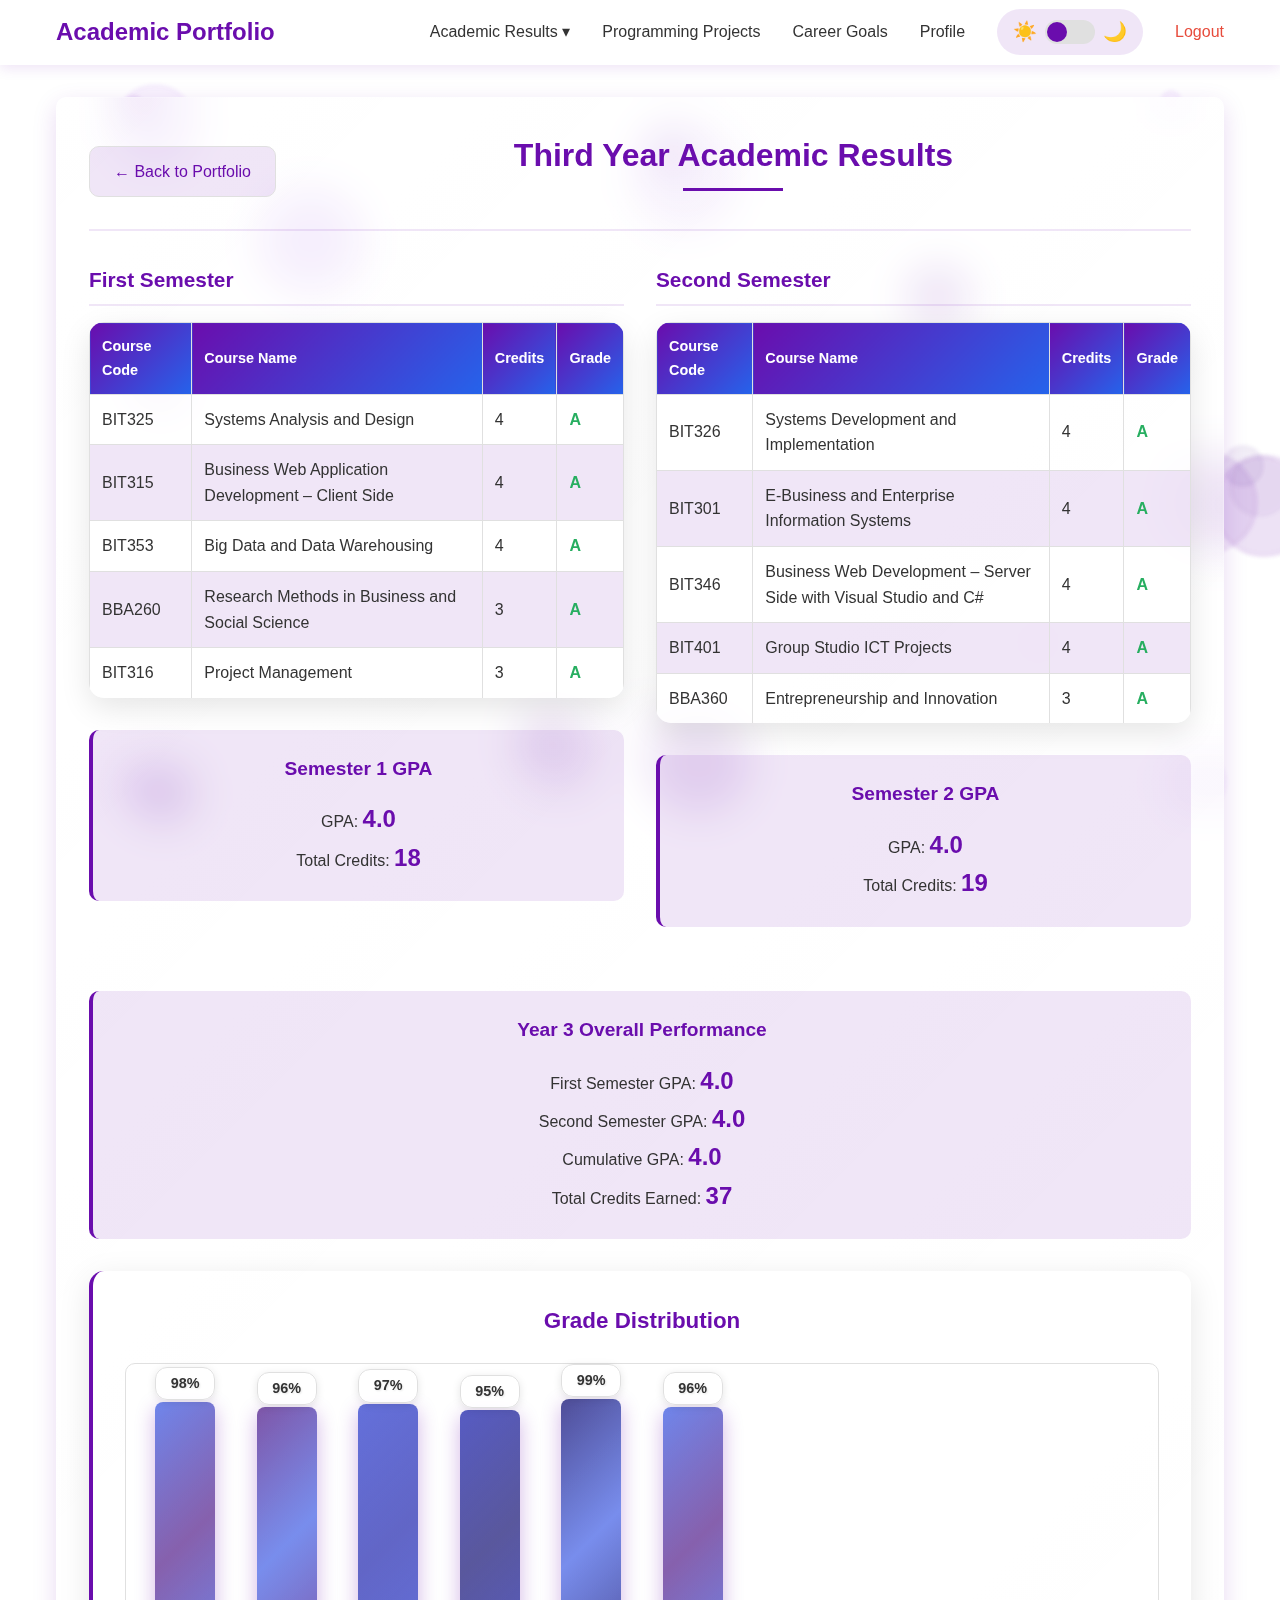
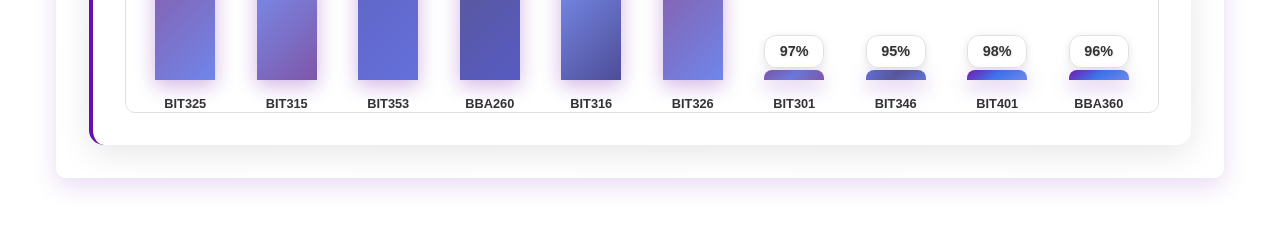
<file: year3.html>
<!DOCTYPE html>
<html lang="en">
<head>
    <meta charset="UTF-8">
    <meta name="viewport" content="width=device-width, initial-scale=1.0">
    <title>Year 3 Results - Academic Portfolio</title>
    <link rel="stylesheet" href="styles.css">
      <link rel="icon" type="image/png" href="favicon.png">   
</head>
<body>
    <!-- Header and Navigation -->
    <header class="header">
        <nav class="nav">
            <div class="nav-brand">
                <h2>Academic Portfolio</h2>
            </div>
            <ul class="nav-menu">
                <li class="dropdown">
                    <a href="#" class="nav-link active">Academic Results ▾</a>
                    <div class="dropdown-menu">
                        <a href="year1.html">Year 1 Results</a>
                        <a href="year2.html">Year 2 Results</a>
                        <a href="year3.html" class="active">Year 3 Results</a>
                        <a href="year4.html">Year 4 Results</a>
                    </div>
                </li>
                <li><a href="project.html" class="nav-link">Programming Projects</a></li>
                <li><a href="Career.html" class="nav-link">Career Goals</a></li>
                <li><a href="Profile.html" class="nav-link">Profile</a></li>
                <li class="theme-toggle-alt" id="themeToggle">
                    <span class="toggle-icon">☀️</span>
                    <div class="toggle-track">
                        <div class="toggle-thumb"></div>
                    </div>
                    <span class="toggle-icon">🌙</span>
                </li>
                <li><a href="index.html" class="nav-link logout">Logout</a></li>
            </ul>
        </nav>
    </header>

    <!-- Main Content -->
    <main class="main-content">
        <div class="glass-card">
            <div class="year-header">
                <a href="home.html" class="back-btn">← Back to Portfolio</a>
                <h1 class="page-title">Third Year Academic Results</h1>
                <div></div> <!-- Empty div for spacing -->
            </div>
            
            <div class="results-container">
                <div class="semester">
                    <h3 class="semester-title">First Semester</h3>
                    <table class="results-table">
                        <thead>
                            <tr>
                                <th>Course Code</th>
                                <th>Course Name</th>
                                <th>Credits</th>
                                <th>Grade</th>
                            </tr>
                        </thead>
                        <tbody>
                            <tr>
                                <td>BIT325</td>
                                <td>Systems Analysis and Design</td>
                                <td>4</td>
                                <td class="grade-a">A</td>
                            </tr>
                            <tr>
                                <td>BIT315</td>
                                <td>Business Web Application Development – Client Side</td>
                                <td>4</td>
                                <td class="grade-a">A</td>
                            </tr>
                            <tr>
                                <td>BIT353</td>
                                <td>Big Data and Data Warehousing</td>
                                <td>4</td>
                                <td class="grade-a">A</td>
                            </tr>
                            <tr>
                                <td>BBA260</td>
                                <td>Research Methods in Business and Social Science</td>
                                <td>3</td>
                                <td class="grade-a">A</td>
                            </tr>
                            <tr>
                                <td>BIT316</td>
                                <td>Project Management</td>
                                <td>3</td>
                                <td class="grade-a">A</td>
                            </tr>
                        </tbody>
                    </table>
                    
                    <div class="gpa-summary">
                        <h3>Semester 1 GPA</h3>
                        <p>GPA: <span class="gpa-value">4.0</span></p>
                        <p>Total Credits: <span class="gpa-value">18</span></p>
                    </div>
                </div>
                
                <div class="semester">
                    <h3 class="semester-title">Second Semester</h3>
                    <table class="results-table">
                        <thead>
                            <tr>
                                <th>Course Code</th>
                                <th>Course Name</th>
                                <th>Credits</th>
                                <th>Grade</th>
                            </tr>
                        </thead>
                        <tbody>
                            <tr>
                                <td>BIT326</td>
                                <td>Systems Development and Implementation</td>
                                <td>4</td>
                                <td class="grade-a">A</td>
                            </tr>
                            <tr>
                                <td>BIT301</td>
                                <td>E-Business and Enterprise Information Systems</td>
                                <td>4</td>
                                <td class="grade-a">A</td>
                            </tr>
                            <tr>
                                <td>BIT346</td>
                                <td>Business Web Development – Server Side with Visual Studio and C#</td>
                                <td>4</td>
                                <td class="grade-a">A</td>
                            </tr>
                            <tr>
                                <td>BIT401</td>
                                <td>Group Studio ICT Projects</td>
                                <td>4</td>
                                <td class="grade-a">A</td>
                            </tr>
                            <tr>
                                <td>BBA360</td>
                                <td>Entrepreneurship and Innovation</td>
                                <td>3</td>
                                <td class="grade-a">A</td>
                            </tr>
                        </tbody>
                    </table>
                    
                    <div class="gpa-summary">
                        <h3>Semester 2 GPA</h3>
                        <p>GPA: <span class="gpa-value">4.0</span></p>
                        <p>Total Credits: <span class="gpa-value">19</span></p>
                    </div>
                </div>
            </div>
            
            <div class="gpa-summary">
                <h3>Year 3 Overall Performance</h3>
                <p>First Semester GPA: <span class="gpa-value">4.0</span></p>
                <p>Second Semester GPA: <span class="gpa-value">4.0</span></p>
                <p>Cumulative GPA: <span class="gpa-value">4.0</span></p>
                <p>Total Credits Earned: <span class="gpa-value">37</span></p>
            </div>
            
            <div class="performance-chart">
                <h3>Grade Distribution</h3>
                <div class="chart-container" id="chartContainer">
                    <div class="chart-bar">
                        <span class="chart-value">98%</span>
                        <span class="chart-label">BIT325</span>
                    </div>
                    <div class="chart-bar">
                        <span class="chart-value">96%</span>
                        <span class="chart-label">BIT315</span>
                    </div>
                    <div class="chart-bar">
                        <span class="chart-value">97%</span>
                        <span class="chart-label">BIT353</span>
                    </div>
                    <div class="chart-bar">
                        <span class="chart-value">95%</span>
                        <span class="chart-label">BBA260</span>
                    </div>
                    <div class="chart-bar">
                        <span class="chart-value">99%</span>
                        <span class="chart-label">BIT316</span>
                    </div>
                    <div class="chart-bar">
                        <span class="chart-value">96%</span>
                        <span class="chart-label">BIT326</span>
                    </div>
                    <div class="chart-bar">
                        <span class="chart-value">97%</span>
                        <span class="chart-label">BIT301</span>
                    </div>
                    <div class="chart-bar">
                        <span class="chart-value">95%</span>
                        <span class="chart-label">BIT346</span>
                    </div>
                    <div class="chart-bar">
                        <span class="chart-value">98%</span>
                        <span class="chart-label">BIT401</span>
                    </div>
                    <div class="chart-bar">
                        <span class="chart-value">96%</span>
                        <span class="chart-label">BBA360</span>
                    </div>
                </div>
            </div>
        </div>
    </main>

    <!-- Floating Bubbles -->
    <div class="bubbles" id="bubbles"></div>

    <script src="script.js"></script>
</body>
</html>
</file>
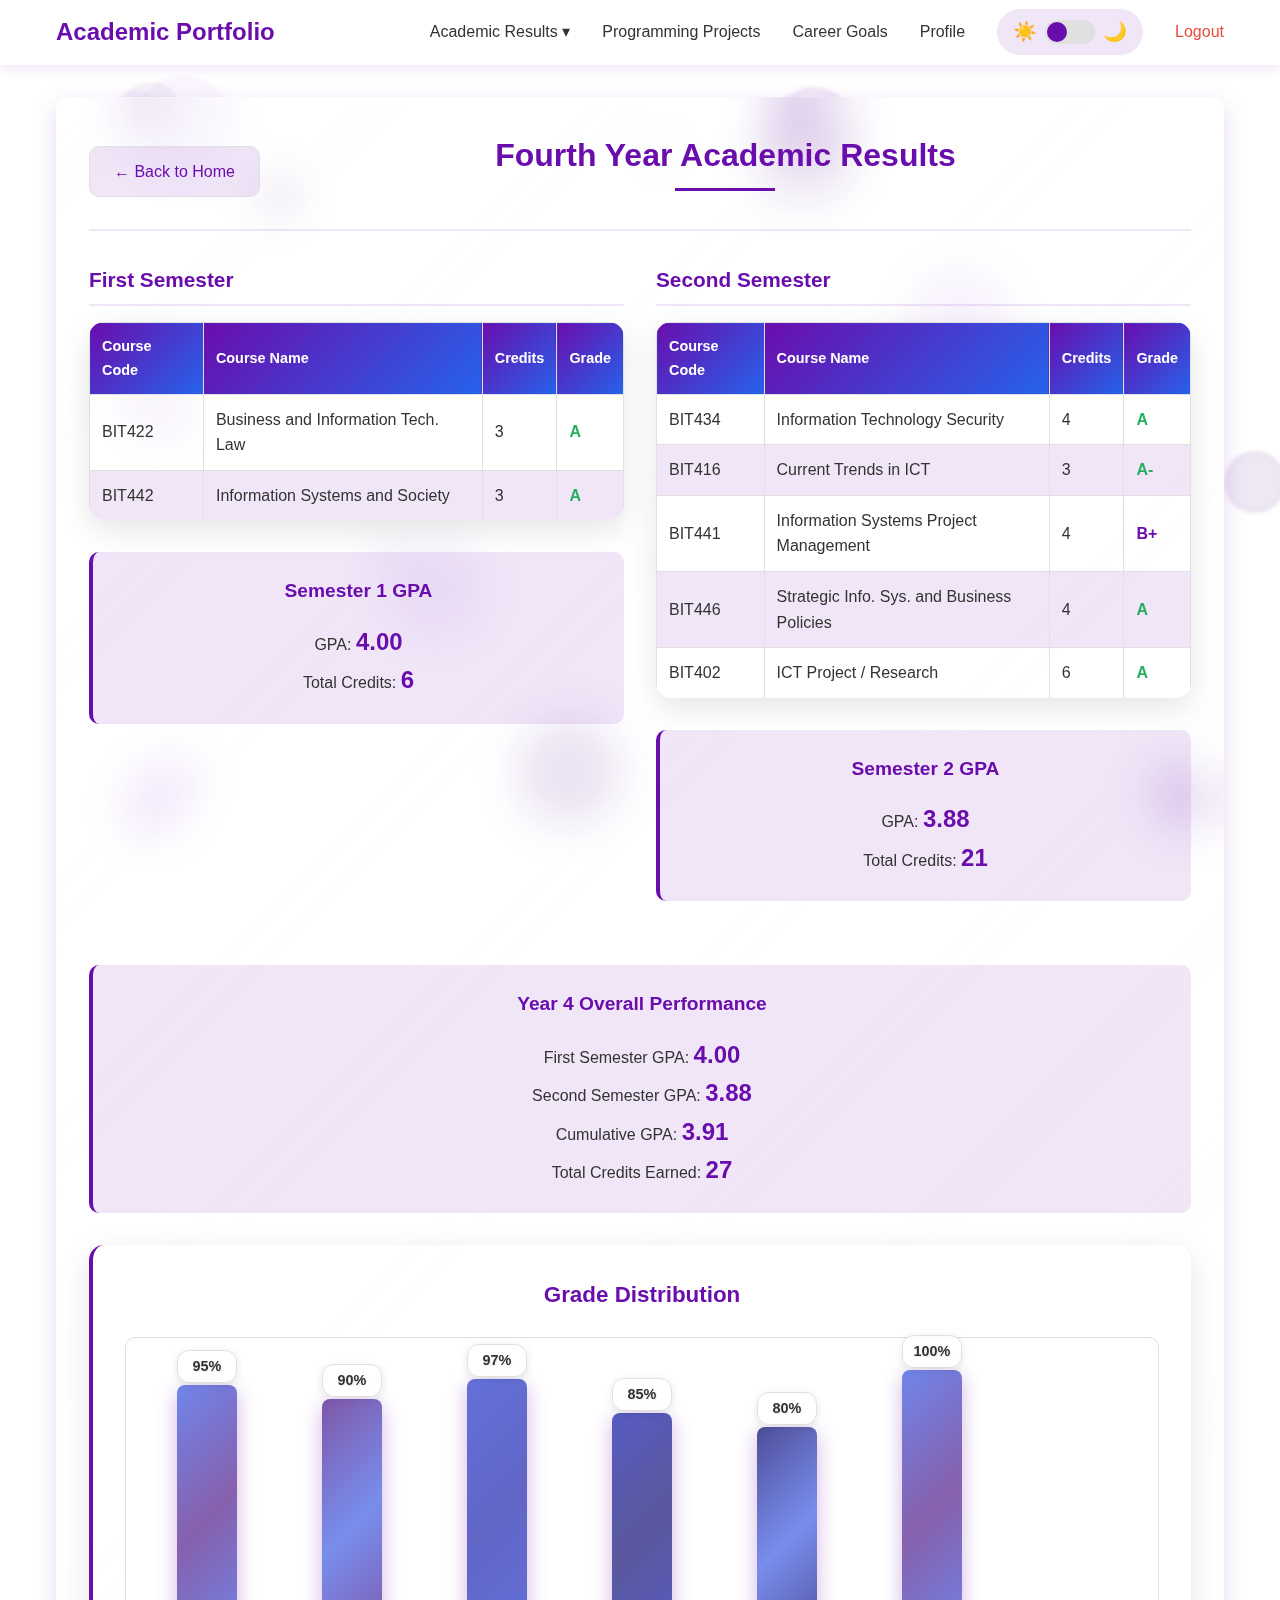
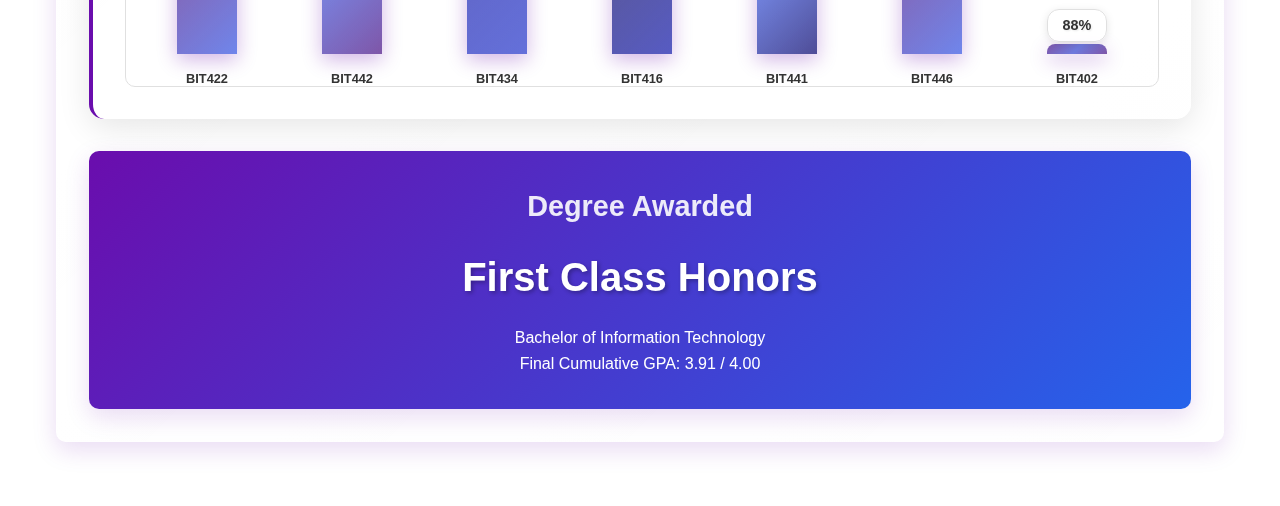
<file: year4.html>
<!DOCTYPE html>
<html lang="en">
<head>
    <meta charset="UTF-8">
    <meta name="viewport" content="width=device-width, initial-scale=1.0">
    <title>Year 4 Results - Student Portfolio</title>
    <link rel="stylesheet" href="styles.css">
      <link rel="icon" type="image/png" href="favicon.png">   </head>
<body>
    <!-- Header and Navigation -->
    <header class="header">
        <nav class="nav">
            <div class="nav-brand">
                <h2>Academic Portfolio</h2>
            </div>
            <ul class="nav-menu">
                <li class="dropdown">
                    <a href="#" class="nav-link">Academic Results ▾</a>
                    <div class="dropdown-menu">
                        <a href="year1.html">Year 1 Results</a>
                        <a href="year2.html">Year 2 Results</a>
                        <a href="year3.html">Year 3 Results</a>
                        <a href="year4.html" class="active">Year 4 Results</a>
                    </div>
                </li>
                <li><a href="project.html" class="nav-link">Programming Projects</a></li>
                <li><a href="Career.html" class="nav-link">Career Goals</a></li>
                <li><a href="Profile.html" class="nav-link">Profile</a></li>
                <li class="theme-toggle-alt" id="themeToggle">
                    <span class="toggle-icon">☀️</span>
                    <div class="toggle-track">
                        <div class="toggle-thumb"></div>
                    </div>
                    <span class="toggle-icon">🌙</span>
                </li>
                <li><a href="index.html" class="nav-link logout">Logout</a></li>
            </ul>
        </nav>
    </header>

    <!-- Main Content -->
    <main class="main-content">
        <div class="glass-card">
            <div class="year-header">
                <a href="home.html" class="back-btn">← Back to Home</a>
                <h1 class="page-title">Fourth Year Academic Results</h1>
                <div></div> <!-- Empty div for spacing -->
            </div>
            
            <div class="results-container">
                <div class="semester">
                    <h3 class="semester-title">First Semester</h3>
                    <table class="results-table">
                        <thead>
                            <tr>
                                <th>Course Code</th>
                                <th>Course Name</th>
                                <th>Credits</th>
                                <th>Grade</th>
                            </tr>
                        </thead>
                        <tbody>
                            <tr>
                                <td>BIT422</td>
                                <td>Business and Information Tech. Law</td>
                                <td>3</td>
                                <td class="grade-a">A</td>
                            </tr>
                            <tr>
                                <td>BIT442</td>
                                <td>Information Systems and Society</td>
                                <td>3</td>
                                <td class="grade-a">A</td>
                            </tr>
                        </tbody>
                    </table>
                    
                    <div class="gpa-summary">
                        <h3>Semester 1 GPA</h3>
                        <p>GPA: <span class="gpa-value">4.00</span></p>
                        <p>Total Credits: <span class="gpa-value">6</span></p>
                    </div>
                </div>
                
                <div class="semester">
                    <h3 class="semester-title">Second Semester</h3>
                    <table class="results-table">
                        <thead>
                            <tr>
                                <th>Course Code</th>
                                <th>Course Name</th>
                                <th>Credits</th>
                                <th>Grade</th>
                            </tr>
                        </thead>
                        <tbody>
                            <tr>
                                <td>BIT434</td>
                                <td>Information Technology Security</td>
                                <td>4</td>
                                <td class="grade-a">A</td>
                            </tr>
                            <tr>
                                <td>BIT416</td>
                                <td>Current Trends in ICT</td>
                                <td>3</td>
                                <td class="grade-a">A-</td>
                            </tr>
                            <tr>
                                <td>BIT441</td>
                                <td>Information Systems Project Management</td>
                                <td>4</td>
                                <td class="grade-b">B+</td>
                            </tr>
                            <tr>
                                <td>BIT446</td>
                                <td>Strategic Info. Sys. and Business Policies</td>
                                <td>4</td>
                                <td class="grade-a">A</td>
                            </tr>
                            <tr>
                                <td>BIT402</td>
                                <td>ICT Project / Research</td>
                                <td>6</td>
                                <td class="grade-a">A</td>
                            </tr>
                        </tbody>
                    </table>
                    
                    <div class="gpa-summary">
                        <h3>Semester 2 GPA</h3>
                        <p>GPA: <span class="gpa-value">3.88</span></p>
                        <p>Total Credits: <span class="gpa-value">21</span></p>
                    </div>
                </div>
            </div>
            
            <div class="gpa-summary">
                <h3>Year 4 Overall Performance</h3>
                <p>First Semester GPA: <span class="gpa-value">4.00</span></p>
                <p>Second Semester GPA: <span class="gpa-value">3.88</span></p>
                <p>Cumulative GPA: <span class="gpa-value">3.91</span></p>
                <p>Total Credits Earned: <span class="gpa-value">27</span></p>
            </div>
            
            <div class="performance-chart">
                <h3>Grade Distribution</h3>
                <div class="chart-container">
                    <div class="chart-bar" style="height: 100%;">
                        <span class="chart-value">95%</span>
                        <span class="chart-label">BIT422</span>
                    </div>
                    <div class="chart-bar" style="height: 100%;">
                        <span class="chart-value">90%</span>
                        <span class="chart-label">BIT442</span>
                    </div>
                    <div class="chart-bar" style="height: 100%;">
                        <span class="chart-value">97%</span>
                        <span class="chart-label">BIT434</span>
                    </div>
                    <div class="chart-bar" style="height: 85%;">
                        <span class="chart-value">85%</span>
                        <span class="chart-label">BIT416</span>
                    </div>
                    <div class="chart-bar" style="height: 75%;">
                        <span class="chart-value">80%</span>
                        <span class="chart-label">BIT441</span>
                    </div>
                    <div class="chart-bar" style="height: 100%;">
                        <span class="chart-value">100%</span>
                        <span class="chart-label">BIT446</span>
                    </div>
                    <div class="chart-bar" style="height: 100%;">
                        <span class="chart-value">88%</span>
                        <span class="chart-label">BIT402</span>
                    </div>
                </div>
            </div>

            <div class="degree-classification">
                <h2>Degree Awarded</h2>
                <div class="classification-badge">First Class Honors</div>
                <p>Bachelor of Information Technology</p>
                <p>Final Cumulative GPA: 3.91 / 4.00</p>
            </div>
        </div>
    </main>

    <!-- Floating Bubbles -->
    <div class="bubbles" id="bubbles"></div>

    <script src="script.js"></script>
</body>
</html>
</file>
<file: styles.css>
:root {
    --primary-purple: #6A0DAD;
    --primary-blue: #2563eb;
    --primary-blue-hover: #1d4ed8;
    --secondary-blue: rgba(106, 13, 173, 0.1);
    --background-white: #ffffff;
    --text-dark: #333333;
    --text-light: #666666;
    --border-color: #e0e0e0;
    --border-radius: 10px;
    --shadow-light: 0 4px 12px rgba(106, 13, 173, 0.1);
    --shadow-medium: 0 8px 24px rgba(106, 13, 173, 0.15);
    --transition: all 0.3s ease;
    --error-color: #e74c3c;
    --success-color: #27ae60;
    --warning-color: #f39c12;
    --bg-primary: #ffffff;
    --bg-secondary: rgba(255, 255, 255, 0.8);
    --text-primary: #333333;
    --text-secondary: #666666;
    --card-bg: rgba(255, 255, 255, 0.8);
    --card-border: rgba(255, 255, 255, 0.5);
    --header-bg: #ffffff;
}

.dark-mode {
    --primary-purple: #8A6DD7;
    --primary-blue: #3b82f6;
    --primary-blue-hover: #2563eb;
    --secondary-blue: rgba(138, 109, 215, 0.15);
    --background-white: #1a1a2e;
    --text-dark: #f0f2f5;
    --text-light: #b0b0b0;
    --border-color: #2d2d4d;
    --shadow-light: 0 4px 12px rgba(0, 0, 0, 0.3);
    --shadow-medium: 0 8px 24px rgba(0, 0, 0, 0.4);
    --bg-primary: #121212;
    --bg-secondary: #1e1e1e;
    --text-primary: #f0f0f0;
    --text-secondary: #a0a0a0;
    --card-bg: rgba(30, 30, 30, 0.8);
    --card-border: rgba(255, 255, 255, 0.1);
    --header-bg: #16213e;
}

* {
    margin: 0;
    padding: 0;
    box-sizing: border-box;
    font-family: 'Segoe UI', Tahoma, Geneva, Verdana, sans-serif;
}

body {
    background-color: var(--bg-primary);
    color: var(--text-primary);
    line-height: 1.6;
    transition: var(--transition);
    position: relative;
    overflow-x: hidden;
}

.theme-toggle-container {
    display: flex;
    align-items: center;
    margin-left: 1rem;
}

.theme-toggle {
    display: inline-block;
    position: relative;
    width: 50px;
    height: 26px;
}

.theme-toggle input {
    opacity: 0;
    width: 0;
    height: 0;
}

.slider {
    position: absolute;
    cursor: pointer;
    top: 0;
    left: 0;
    right: 0;
    bottom: 0;
    background-color: #ccc;
    transition: .4s;
    border-radius: 34px;
}

.slider:before {
    position: absolute;
    content: "";
    height: 18px;
    width: 18px;
    left: 4px;
    bottom: 4px;
    background-color: white;
    transition: .4s;
    border-radius: 50%;
}

input:checked + .slider {
    background-color: var(--primary-purple);
}

input:checked + .slider:before {
    transform: translateX(24px);
}

.theme-toggle-alt {
    display: flex;
    align-items: center;
    gap: 0.5rem;
    cursor: pointer;
    padding: 0.5rem 1rem;
    border-radius: 50px;
    background: var(--secondary-blue);
    transition: var(--transition);
}

.toggle-track {
    width: 50px;
    height: 24px;
    background: var(--border-color);
    border-radius: 50px;
    position: relative;
    transition: var(--transition);
}

.toggle-thumb {
    position: absolute;
    top: 2px;
    left: 2px;
    width: 20px;
    height: 20px;
    background: var(--primary-purple);
    border-radius: 50%;
    transition: var(--transition);
}

.dark-mode .toggle-thumb {
    left: 28px;
}

.toggle-icon {
    font-size: 1.2rem;
    transition: var(--transition);
}

.bubbles {
    position: fixed;
    width: 100%;
    height: 100%;
    top: 0;
    left: 0;
    pointer-events: none;
    z-index: -1;
    overflow: hidden;
}

.bubble {
    position: absolute;
    border-radius: 50%;
    background: rgba(106, 13, 173, 0.03);
    border: 1px solid rgba(106, 13, 173, 0.08);
    opacity: 0.5;
    animation: float 15s infinite ease-in-out;
    filter: blur(5px);
}

@keyframes float {
    0%, 100% { transform: translateY(0) translateX(0) rotate(0deg); }
    25% { transform: translateY(-20px) translateX(10px) rotate(5deg); }
    50% { transform: translateY(10px) translateX(-15px) rotate(-5deg); }
    75% { transform: translateY(-15px) translateX(-10px) rotate(3deg); }
}

.header {
    background: var(--card-bg);
    backdrop-filter: blur(10px);
    box-shadow: var(--shadow-light);
    position: sticky;
    top: 0;
    z-index: 1000;
    border-bottom: 1px solid var(--card-border);
}

.nav {
    max-width: 1200px;
    margin: 0 auto;
    padding: 0 1rem;
    display: flex;
    align-items: center;
    justify-content: space-between;
    height: 4rem;
}

.nav-brand h2 {
    color: var(--primary-purple);
    font-size: 1.5rem;
}

.nav-menu {
    display: flex;
    list-style: none;
    gap: 2rem;
    align-items: center;
}

.nav-link {
    text-decoration: none;
    color: var(--text-primary);
    transition: var(--transition);
    padding: 0.5rem 0;
    position: relative;
    font-weight: 500;
}

.nav-link:hover,
.nav-link.active {
    color: var(--primary-purple);
}

.nav-link::after {
    content: '';
    position: absolute;
    bottom: 0;
    left: 0;
    width: 0;
    height: 2px;
    background: var(--primary-purple);
    transition: width 0.3s ease;
}

.nav-link:hover::after,
.nav-link.active::after {
    width: 100%;
}

.dropdown {
    position: relative;
}

.dropdown-menu {
    position: absolute;
    top: 100%;
    left: 0;
    background: var(--card-bg);
    backdrop-filter: blur(10px);
    border: 1px solid var(--card-border);
    border-radius: var(--border-radius);
    box-shadow: var(--shadow-medium);
    opacity: 0;
    visibility: hidden;
    transform: translateY(-10px);
    transition: var(--transition);
    min-width: 180px;
    z-index: 1001;
}

.dropdown:hover .dropdown-menu {
    opacity: 1;
    visibility: visible;
    transform: translateY(0);
}

.dropdown-menu a {
    display: block;
    padding: 0.75rem 1rem;
    color: var(--text-primary);
    text-decoration: none;
    transition: var(--transition);
}

.dropdown-menu a:hover,
.dropdown-menu a.active {
    background: var(--secondary-blue);
    color: var(--primary-purple);
}

.logout {
    color: var(--error-color) !important;
}

.main-content {
    max-width: 1200px;
    margin: 0 auto;
    padding: 2rem 1rem;
    position: relative;
    z-index: 1;
}

.glass-card {
    background: var(--card-bg);
    backdrop-filter: blur(10px);
    border-radius: var(--border-radius);
    border: 1px solid var(--card-border);
    box-shadow: var(--shadow-medium);
    padding: 2rem;
    margin-bottom: 2rem;
    transition: var(--transition);
}

.page-title {
    color: var(--primary-purple);
    margin-bottom: 2rem;
    text-align: center;
    position: relative;
}

.page-title::after {
    content: '';
    position: absolute;
    bottom: -10px;
    left: 50%;
    transform: translateX(-50%);
    width: 100px;
    height: 3px;
    background: var(--primary-purple);
}

.career-path {
    display: grid;
    grid-template-columns: 1fr 1fr;
    gap: 2rem;
    margin-bottom: 2rem;
}

@media (max-width: 768px) {
    .career-path {
        grid-template-columns: 1fr;
    }
    
    .nav-menu {
        gap: 1rem;
    }
    
    .theme-toggle-container {
        margin-left: 0.5rem;
    }
}

.career-card {
    padding: 1.5rem;
    background: var(--secondary-blue);
    border-radius: var(--border-radius);
    border-left: 4px solid var(--primary-purple);
    transition: var(--transition);
}

.career-card:hover {
    transform: translateY(-5px);
    box-shadow: var(--shadow-medium);
}

.career-card h3 {
    color: var(--primary-purple);
    margin-bottom: 1rem;
}

.career-card p {
    color: var(--text-secondary);
}

.skills-list {
    list-style: none;
    margin-top: 1rem;
}

.skills-list li {
    margin-bottom: 0.5rem;
    padding-left: 1.5rem;
    position: relative;
    color: var(--text-secondary);
}

.skills-list li:before {
    content: "▸";
    color: var(--primary-purple);
    position: absolute;
    left: 0;
    transition: var(--transition);
}

.skills-list li:hover:before {
    transform: translateX(3px);
}

.skill-level {
    display: block;
    margin-top: 5px;
    height: 5px;
    background: var(--border-color);
    border-radius: 5px;
    overflow: hidden;
}

.skill-progress {
    height: 100%;
    border-radius: 5px;
    background: linear-gradient(90deg, var(--primary-purple), var(--primary-blue));
    width: 0;
    transition: width 1s ease-in-out;
}

.timeline-container {
    margin: 3rem 0;
}

.timeline-header {
    text-align: center;
    color: var(--primary-purple);
    margin-bottom: 2.5rem;
    position: relative;
}

.timeline {
    position: relative;
}

.timeline:before {
    content: '';
    position: absolute;
    left: 50%;
    transform: translateX(-50%);
    height: 100%;
    width: 2px;
    background: var(--primary-purple);
}

@media (max-width: 768px) {
    .timeline:before {
        left: 20px;
    }
}

.timeline-item {
    display: flex;
    margin-bottom: 2.5rem;
    position: relative;
    opacity: 0;
    animation: fadeInUp 0.6s forwards;
}

@keyframes fadeInUp {
    from {
        opacity: 0;
        transform: translateY(20px);
    }
    to {
        opacity: 1;
        transform: translateY(0);
    }
}

.timeline-item:nth-child(1) { animation-delay: 0.1s; }
.timeline-item:nth-child(2) { animation-delay: 0.2s; }
.timeline-item:nth-child(3) { animation-delay: 0.3s; }
.timeline-item:nth-child(4) { animation-delay: 0.4s; }
.timeline-item:nth-child(5) { animation-delay: 0.5s; }

.timeline-content {
    background: var(--secondary-blue);
    padding: 1.5rem;
    border-radius: var(--border-radius);
    width: calc(50% - 20px);
    transition: var(--transition);
}

.timeline-content p {
    color: var(--text-secondary);
}

.timeline-item:nth-child(odd) .timeline-content {
    margin-right: auto;
}

.timeline-item:nth-child(even) .timeline-content {
    margin-left: auto;
}

@media (max-width: 768px) {
    .timeline-content {
        width: calc(100% - 40px);
        margin-left: 40px !important;
    }
}

.timeline-content:hover {
    box-shadow: var(--shadow-medium);
}

.timeline-dot {
    width: 20px;
    height: 20px;
    background: var(--primary-purple);
    border-radius: 50%;
    position: absolute;
    left: 50%;
    transform: translateX(-50%);
    top: 20px;
}

@media (max-width: 768px) {
    .timeline-dot {
        left: 20px;
    }
}

.multimedia-section {
    margin: 2rem 0;
    text-align: center;
}

.multimedia-section h2 {
    color: var(--primary-purple);
    margin-bottom: 1.5rem;
}

.video-container {
    width: 100%;
    max-width: 800px;
    margin: 0 auto;
    border-radius: var(--border-radius);
    overflow: hidden;
    box-shadow: var(--shadow-medium);
    transition: var(--transition);
}

.video-container:hover {
    transform: translateY(-3px);
    box-shadow: var(--shadow-medium);
}

.video-placeholder {
    height: 400px;
    background: linear-gradient(135deg, #8A2BE2, #6A0DAD);
    display: flex;
    align-items: center;
    justify-content: center;
    color: white;
    font-size: 1.2rem;
}

.image-gallery {
    display: grid;
    grid-template-columns: repeat(auto-fit, minmax(250px, 1fr));
    gap: 1rem;
    margin-top: 2rem;
}

.gallery-item {
    height: 200px;
    border-radius: var(--border-radius);
    overflow: hidden;
    box-shadow: var(--shadow-light);
    transition: var(--transition);
}

.gallery-item:hover {
    transform: translateY(-3px);
    box-shadow: var(--shadow-medium);
}

.gallery-item div {
    width: 100%;
    height: 100%;
    background: linear-gradient(135deg, #8A2BE2, #6A0DAD);
    display: flex;
    align-items: center;
    justify-content: center;
    color: white;
}

.profile-header {
    display: flex;
    align-items: center;
    gap: 2rem;
    margin-bottom: 2rem;
}

@media (max-width: 768px) {
    .profile-header {
        flex-direction: column;
        text-align: center;
    }
}

.profile-image {
    width: 150px;
    height: 150px;
    border-radius: 50%;
    object-fit: cover;
    border: 4px solid var(--primary-purple);
}

.profile-info h2 {
    color: var(--primary-purple);
    margin-bottom: 0.5rem;
}

.profile-details {
    display: grid;
    grid-template-columns: repeat(auto-fit, minmax(250px, 1fr));
    gap: 1.5rem;
    margin-bottom: 2rem;
}

.detail-card {
    background: var(--secondary-blue);
    padding: 1.5rem;
    border-radius: var(--border-radius);
    border-left: 4px solid var(--primary-purple);
    transition: var(--transition);
}

.detail-card h3 {
    color: var(--primary-purple);
    margin-bottom: 0.5rem;
}

.results-section {
    margin: 2rem 0;
}

.results-section h2 {
    color: var(--primary-purple);
    margin-bottom: 1.5rem;
    text-align: center;
}

.results-table {
    width: 100%;
    border-collapse: collapse;
    margin-bottom: 2rem;
    box-shadow: var(--shadow-light);
    border-radius: var(--border-radius);
    overflow: hidden;
}

.results-table th,
.results-table td {
    padding: 1rem;
    text-align: left;
    border: 1px solid var(--border-color);
}

.results-table th {
    background-color: var(--primary-purple);
    color: white;
    font-weight: 600;
}

.results-table tr:nth-child(even) {
    background-color: var(--secondary-blue);
}

.results-table tr:hover {
    background-color: rgba(106, 13, 173, 0.15);
    transition: var(--transition);
}

.grade-a {
    color: var(--success-color);
    font-weight: 600;
}

.grade-b {
    color: var(--primary-purple);
    font-weight: 600;
}

.grade-c {
    color: var(--warning-color);
    font-weight: 600;
}

.achievements-section {
    background: var(--secondary-blue);
    padding: 2rem;
    border-radius: var(--border-radius);
    margin: 2rem 0;
    transition: var(--transition);
}

.achievements-section h2 {
    color: var(--primary-purple);
    margin-bottom: 1.5rem;
    text-align: center;
}

.achievement-content {
    display: grid;
    grid-template-columns: 1fr 1fr;
    gap: 2rem;
}

@media (max-width: 768px) {
    .achievement-content {
        grid-template-columns: 1fr;
    }
}

.achievement-text {
    line-height: 1.8;
}

.achievement-text p {
    margin-bottom: 1rem;
}

.skills-list {
    list-style: none;
}

.skills-list li {
    margin-bottom: 0.75rem;
    padding-left: 1.5rem;
    position: relative;
}

.skills-list li:before {
    content: "▸";
    color: var(--primary-purple);
    position: absolute;
    left: 0;
}

.gpa-summary {
    background: var(--secondary-blue);
    padding: 1.5rem;
    border-radius: var(--border-radius);
    margin-top: 2rem;
    text-align: center;
    transition: var(--transition);
}

.gpa-summary h3 {
    color: var(--primary-purple);
    margin-bottom: 1rem;
}

.gpa-value {
    font-size: 2rem;
    font-weight: 700;
    color: var(--primary-purple);
}

.projects-section {
    margin: 2rem 0;
}

.projects-section h2 {
    color: var(--primary-purple);
    margin-bottom: 1.5rem;
    text-align: center;
}

.projects-grid {
    display: grid;
    grid-template-columns: repeat(auto-fill, minmax(300px, 1fr));
    gap: 1.5rem;
}

.project-card {
    background: var(--card-bg);
    backdrop-filter: blur(10px);
    border: 1px solid var(--card-border);
    border-radius: var(--border-radius);
    padding: 1.5rem;
    box-shadow: var(--shadow-light);
    transition: var(--transition);
}

.project-card:hover {
    transform: translateY(-5px);
    box-shadow: var(--shadow-medium);
}

.project-card h3 {
    color: var(--primary-purple);
    margin-bottom: 1rem;
}

.project-card p {
    color: var(--text-secondary);
    margin-bottom: 1rem;
}

.project-tags {
    display: flex;
    flex-wrap: wrap;
    gap: 0.5rem;
    margin-top: 1rem;
}

.project-tag {
    background: var(--secondary-blue);
    color: var(--primary-purple);
    padding: 0.25rem 0.75rem;
    border-radius: 20px;
    font-size: 0.8rem;
    font-weight: 500;
}

.background {
    position: fixed;
    top: 0;
    left: 0;
    width: 100%;
    height: 100%;
    z-index: -2;
}

.shape {
    position: absolute;
    border-radius: 50%;
    opacity: 0.1;
    animation: float 15s infinite ease-in-out;
}

.particles {
    position: fixed;
    top: 0;
    left: 0;
    width: 100%;
    height: 100%;
    z-index: -1;
    pointer-events: none;
}

.login-container {
    display: flex;
    justify-content: center;
    align-items: center;
    min-height: 100vh;
    padding: 2rem;
}

.login-card {
    background: var(--card-bg);
    backdrop-filter: blur(10px);
    border-radius: var(--border-radius);
    border: 1px solid var(--card-border);
    box-shadow: var(--shadow-medium);
    padding: 2rem;
    width: 100%;
    max-width: 400px;
    transition: var(--transition);
}

.login-card h1 {
    color: var(--primary-purple);
    text-align: center;
    margin-bottom: 0.5rem;
}

.login-subtitle {
    text-align: center;
    color: var(--text-secondary);
    margin-bottom: 2rem;
}

.form-group {
    margin-bottom: 1.5rem;
    position: relative;
}

.form-group label {
    display: block;
    margin-bottom: 0.5rem;
    color: var(--text-primary);
    font-weight: 500;
}

.form-group .icon {
    position: absolute;
    left: 1rem;
    top: 2.5rem;
    font-size: 1.2rem;
}

.form-group input {
    width: 100%;
    padding: 0.75rem 1rem 0.75rem 3rem;
    border: 1px solid var(--border-color);
    border-radius: var(--border-radius);
    background: var(--bg-primary);
    color: var(--text-primary);
    transition: var(--transition);
}

.form-group input:focus {
    outline: none;
    border-color: var(--primary-purple);
    box-shadow: 0 0 0 3px rgba(106, 13, 173, 0.1);
}

.error-message {
    color: var(--error-color);
    font-size: 0.8rem;
    margin-top: 0.25rem;
    display: none;
}

.checkbox-group {
    display: flex;
    align-items: center;
    margin-bottom: 1.5rem;
}

.checkbox-group input {
    margin-right: 0.5rem;
}

.login-btn {
    width: 100%;
    padding: 0.75rem;
    background: var(--primary-purple);
    color: white;
    border: none;
    border-radius: var(--border-radius);
    font-weight: 600;
    cursor: pointer;
    transition: var(--transition);
}

.login-btn:hover {
    background: var(--primary-blue-hover);
}

.divider {
    text-align: center;
    margin: 1.5rem 0;
    position: relative;
}

.divider:before {
    content: '';
    position: absolute;
    top: 50%;
    left: 0;
    right: 0;
    height: 1px;
    background: var(--border-color);
}

.divider span {
    background: var(--card-bg);
    padding: 0 1rem;
    color: var(--text-secondary);
}

.social-login {
    display: flex;
    gap: 1rem;
    margin-bottom: 1.5rem;
}

.social-btn {
    flex: 1;
    padding: 0.75rem;
    border: 1px solid var(--border-color);
    border-radius: var(--border-radius);
    background: var(--bg-primary);
    color: var(--text-primary);
    cursor: pointer;
    transition: var(--transition);
    display: flex;
    align-items: center;
    justify-content: center;
    gap: 0.5rem;
}

.social-btn:hover {
    background: var(--secondary-blue);
}

.social-icon {
    width: 20px;
    height: 20px;
}

.signup-link {
    text-align: center;
    color: var(--text-secondary);
}

.signup-link a {
    color: var(--primary-purple);
    text-decoration: none;
}

.signup-link a:hover {
    text-decoration: underline;
}

.login-theme-toggle {
    position: fixed;
    top: 20px;
    right: 20px;
    background: var(--card-bg);
    backdrop-filter: blur(10px);
    border: 1px solid var(--card-border);
    border-radius: 50px;
    width: 70px;
    height: 35px;
    display: flex;
    align-items: center;
    justify-content: space-between;
    cursor: pointer;
    box-shadow: var(--shadow-medium);
    z-index: 1000;
    transition: var(--transition);
    padding: 0 5px;
}

.login-theme-toggle:hover {
    transform: scale(1.05);
    box-shadow: var(--shadow-medium);
}

.login-theme-toggle input {
    opacity: 0;
    width: 0;
    height: 0;
    position: absolute;
}

.login-theme-slider {
    position: absolute;
    cursor: pointer;
    top: 0;
    left: 0;
    right: 0;
    bottom: 0;
    background: var(--secondary-blue);
    border-radius: 50px;
    transition: var(--transition);
}

.login-theme-slider:before {
    content: '';
    position: absolute;
    height: 27px;
    width: 27px;
    left: 4px;
    bottom: 4px;
    background: var(--primary-purple);
    border-radius: 50%;
    transition: var(--transition);
    box-shadow: 0 2px 5px rgba(0, 0, 0, 0.2);
}

.login-theme-toggle input:checked + .login-theme-slider:before {
    transform: translateX(35px);
    background: var(--primary-blue);
}

.login-theme-emoji {
    font-size: 1.1rem;
    z-index: 2;
    transition: var(--transition);
    filter: grayscale(0.3);
}

.login-theme-sun {
    margin-left: 8px;
}

.login-theme-moon {
    margin-right: 8px;
}

.login-theme-toggle input:not(:checked) ~ .login-theme-sun {
    filter: grayscale(0);
    transform: scale(1.1);
}

.login-theme-toggle input:checked ~ .login-theme-moon {
    filter: grayscale(0);
    transform: scale(1.1);
}

.login-theme-toggle input:checked ~ .login-theme-sun {
    filter: grayscale(0.7);
    transform: scale(0.9);
}

.login-theme-toggle input:not(:checked) ~ .login-theme-moon {
    filter: grayscale(0.7);
    transform: scale(0.9);
}

.dark-mode .login-theme-slider {
    background: rgba(138, 109, 215, 0.2);
}

.dark-mode .login-theme-slider:before {
    background: var(--primary-purple);
}

@media (max-width: 480px) {
    .login-theme-toggle {
        top: 15px;
        right: 15px;
        width: 65px;
        height: 32px;
    }
    
    .login-theme-slider:before {
        height: 24px;
        width: 24px;
    }
    
    .login-theme-toggle input:checked + .login-theme-slider:before {
        transform: translateX(33px);
    }
    
    .login-theme-emoji {
        font-size: 1rem;
    }
}

.welcome-section {
    grid-column: 1 / -1;
    animation: slideInFromLeft 0.8s ease-out;
    position: relative;
    overflow: hidden;
    padding: 0;
}

.welcome-banner {
    position: relative;
    height: 300px;
    background: linear-gradient(135deg, var(--primary-purple), var(--primary-blue-hover));
    display: flex;
    align-items: center;
    justify-content: center;
    color: white;
    text-align: center;
    padding: 2rem;
}

.profile-hero {
    position: absolute;
    bottom: auto;
    right: 50px;
    width: 200px;
    height: 200px;
    border-radius: 20px;
    object-fit: cover;
    border: 5px solid var(--card-bg);
    box-shadow: var(--shadow-medium);
    transform: rotate(5deg);
    transition: var(--transition);
    z-index: 10;
}

.profile-hero:hover {
    transform: rotate(0deg) scale(1.05);
}

.welcome-content {
    padding: 100px 2rem 2rem 2rem;
    display: grid;
    grid-template-columns: 1fr 1fr;
    gap: 2rem;
}

@media (max-width: 768px) {
    .welcome-content {
        grid-template-columns: 1fr;
    }
    
    .profile-hero {
        position: relative;
        bottom: unset;
        right: unset;
        margin: -75px auto 0 auto;
    }
}

.intro-text h1 {
    color: var(--primary-purple);
    margin-bottom: 1rem;
    transition: var(--transition);
}

.datetime {
    background: var(--secondary-blue);
    color: var(--primary-purple);
    padding: 0.5rem 1rem;
    border-radius: var(--border-radius);
    font-weight: 500;
    margin-bottom: 1rem;
    display: inline-block;
    transition: var(--transition);
    animation: fadeIn 1s ease-out;
}

.bio {
    color: var(--text-light);
    line-height: 1.7;
    transition: var(--transition);
}

.stats-section {
    display: grid;
    grid-template-columns: repeat(2, 1fr);
    gap: 1rem;
    animation: slideInFromRight 0.8s ease-out;
}

.stat-card {
    background: var(--secondary-blue);
    border-radius: var(--border-radius);
    padding: 1.5rem;
    text-align: center;
    transition: var(--transition);
    position: relative;
    overflow: hidden;
}

.stat-card::before {
    content: '';
    position: absolute;
    top: 0;
    left: 0;
    width: 100%;
    height: 5px;
    background: linear-gradient(90deg, var(--primary-purple), var(--primary-blue));
}

.stat-card:hover {
    transform: translateY(-5px);
    box-shadow: var(--shadow-medium);
}

.stat-value {
    font-size: 2rem;
    font-weight: bold;
    color: var(--primary-purple);
    margin-bottom: 0.5rem;
}

.stat-label {
    color: var(--text-light);
    font-size: 0.9rem;
}

.video-section {
    grid-column: 1 / -1;
    text-align: center;
    animation: fadeIn 1.2s ease-out;
}

.video-section h2 {
    color: var(--primary-purple);
    margin-bottom: 1rem;
    transition: var(--transition);
}

.instruction-video {
    width: 100%;
    max-width: 800px;
    height: 450px;
    border-radius: var(--border-radius);
    box-shadow: var(--shadow-medium);
    background: linear-gradient(135deg, var(--primary-purple), var(--primary-blue-hover));
    display: flex;
    align-items: center;
    justify-content: center;
    color: white;
    font-size: 1.2rem;
    margin: 0 auto;
    transition: var(--transition);
    position: relative;
    overflow: hidden;
}

.instruction-video::before {
    content: "▶";
    position: absolute;
    font-size: 4rem;
    animation: pulse 2s infinite;
}

.video-description {
    margin-top: 1rem;
    color: var(--text-light);
    transition: var(--transition);
}

.quick-links {
    animation: slideInFromLeft 0.8s ease-out;
}

.quick-links h2 {
    color: var(--primary-purple);
    margin-bottom: 1rem;
}

.link-grid {
    display: grid;
    grid-template-columns: repeat(2, 1fr);
    gap: 1rem;
}

.link-card {
    background: var(--secondary-blue);
    border-radius: var(--border-radius);
    padding: 1.5rem;
    text-align: center;
    transition: var(--transition);
    cursor: pointer;
    position: relative;
    overflow: hidden;
}

.link-card::before {
    content: '';
    position: absolute;
    top: 0;
    left: 0;
    width: 100%;
    height: 100%;
    background: linear-gradient(135deg, var(--primary-purple), var(--primary-blue-hover));
    opacity: 0;
    transition: var(--transition);
    z-index: -1;
}

.link-card:hover {
    transform: translateY(-5px);
    box-shadow: var(--shadow-medium);
    color: white;
}

.link-card:hover::before {
    opacity: 1;
}

.link-card:hover .link-icon {
    transform: scale(1.2);
}

.link-icon {
    font-size: 2rem;
    margin-bottom: 0.5rem;
    transition: var(--transition);
}

.announcements {
    animation: slideInFromRight 0.8s ease-out;
}

.announcements h2 {
    color: var(--primary-purple);
    margin-bottom: 1rem;
}

.announcement-card {
    background: var(--secondary-blue);
    border-radius: var(--border-radius);
    padding: 1.5rem;
    margin-bottom: 1rem;
    transition: var(--transition);
    position: relative;
    border-left: 4px solid var(--primary-purple);
}

.announcement-card:hover {
    transform: translateX(5px);
    box-shadow: var(--shadow-medium);
}

.announcement-date {
    color: var(--primary-purple);
    font-size: 0.8rem;
    margin-bottom: 0.5rem;
}

.floating-element {
    position: absolute;
    border-radius: 50%;
    opacity: 0.1;
    background: var(--primary-purple);
    animation: float 8s infinite ease-in-out;
}

@keyframes fadeIn {
    from {
        opacity: 0;
    }
    to {
        opacity: 1;
    }
}

@keyframes slideInFromLeft {
    from {
        opacity: 0;
        transform: translateX(-50px);
    }
    to {
        opacity: 1;
        transform: translateX(0);
    }
}

@keyframes slideInFromRight {
    from {
        opacity: 0;
        transform: translateX(50px);
    }
    to {
        opacity: 1;
        transform: translateX(0);
    }
}

@keyframes pulse {
    0% {
        transform: scale(1);
    }
    50% {
        transform: scale(1.05);
    }
    100% {
        transform: scale(1);
    }
}

.carousel-container {
    position: relative;
    max-width: 100%;
    margin: 2rem 0;
    border-radius: var(--border-radius);
    overflow: hidden;
    box-shadow: var(--shadow-medium);
    grid-column: 1 / -1;
    height: 400px;
}

.carousel {
    display: flex;
    transition: transform 0.5s ease-in-out;
    height: 100%;
}

.carousel-item {
    min-width: 100%;
    position: relative;
    height: 100%;
}

.carousel-item img {
    width: 100%;
    height: 100%;
    object-fit: cover;
    object-position: center;
    display: block;
    background: linear-gradient(135deg, var(--primary-purple), var(--primary-blue));
}

.carousel-item img:not([src]),
.carousel-item img[src=""],
.carousel-item img[src*="error"] {
    background: linear-gradient(135deg, #6A0DAD, #2563eb);
    display: flex;
    align-items: center;
    justify-content: center;
    color: white;
    font-size: 1.2rem;
}

.carousel-item img:not([src])::after,
.carousel-item img[src=""]::after {
    content: "Project Image " attr(data-fallback);
}

.carousel-caption {
    position: absolute;
    bottom: 0;
    left: 0;
    right: 0;
    background: rgba(0, 0, 0, 0.7);
    color: white;
    padding: 1rem;
    text-align: center;
    font-weight: 500;
}

.carousel-btn {
    position: absolute;
    top: 50%;
    transform: translateY(-50%);
    background: rgba(106, 13, 173, 0.7);
    color: white;
    border: none;
    padding: 1rem;
    cursor: pointer;
    font-size: 1.2rem;
    transition: var(--transition);
    border-radius: 50%;
    width: 50px;
    height: 50px;
    display: flex;
    align-items: center;
    justify-content: center;
    z-index: 10;
}

.carousel-btn:hover {
    background: rgba(106, 13, 173, 0.9);
    transform: translateY(-50%) scale(1.1);
}

.carousel-prev {
    left: 10px;
}

.carousel-next {
    right: 10px;
}

.carousel-dots {
    position: absolute;
    bottom: 20px;
    left: 0;
    right: 0;
    display: flex;
    justify-content: center;
    gap: 10px;
    z-index: 10;
}

.carousel-dot {
    width: 12px;
    height: 12px;
    border-radius: 50%;
    background: rgba(255, 255, 255, 0.5);
    cursor: pointer;
    transition: var(--transition);
}

.carousel-dot.active {
    background: white;
    transform: scale(1.2);
}

.dark-mode .carousel-item img:not([src]),
.dark-mode .carousel-item img[src=""],
.dark-mode .carousel-item img[src*="error"] {
    background: linear-gradient(135deg, #A78BFA, #60A5FA);
}

@media (max-width: 768px) {
    .carousel-container {
        height: 300px;
    }
    
    .carousel-btn {
        width: 40px;
        height: 40px;
        padding: 0.8rem;
        font-size: 1rem;
    }
    
    .carousel-caption {
        padding: 0.8rem;
        font-size: 0.9rem;
    }
}

@media (max-width: 480px) {
    .carousel-container {
        height: 250px;
    }
    
    .carousel-btn {
        width: 35px;
        height: 35px;
        padding: 0.6rem;
    }
}

.performance-chart {
    margin-top: 3rem;
    padding: 1.5rem;
    background: var(--secondary-blue);
    border-radius: var(--border-radius);
}

.chart-container {
    display: flex;
    align-items: flex-end;
    height: 200px;
    gap: 1rem;
    margin-top: 1rem;
    padding: 1rem;
    background: var(--card-bg);
    border-radius: var(--border-radius);
    border: 1px solid var(--card-border);
}

.chart-bar {
    flex: 1;
    background: linear-gradient(to top, var(--primary-purple), var(--primary-blue));
    border-radius: 5px 5px 0 0;
    position: relative;
    transition: var(--transition);
    min-height: 10px;
}

.chart-bar:hover {
    opacity: 0.8;
    transform: scaleY(1.05);
}

.chart-label {
    position: absolute;
    bottom: -25px;
    left: 0;
    right: 0;
    text-align: center;
    font-size: 0.8rem;
    color: var(--text-secondary);
}

.footer {
    background: var(--card-bg);
    backdrop-filter: blur(10px);
    border-top: 1px solid var(--card-border);
    padding: 2rem 1rem;
    margin-top: 3rem;
}

.footer-content {
    max-width: 1200px;
    margin: 0 auto;
    display: grid;
    grid-template-columns: repeat(auto-fit, minmax(250px, 1fr));
    gap: 2rem;
}

.footer-section h3 {
    color: var(--primary-purple);
    margin-bottom: 1rem;
}

.footer-section p, .footer-section a {
    color: var(--text-secondary);
    margin-bottom: 0.5rem;
    display: block;
    text-decoration: none;
    transition: var(--transition);
}

.footer-section a:hover {
    color: var(--primary-purple);
}

.footer-bottom {
    max-width: 1200px;
    margin: 2rem auto 0;
    padding-top: 1rem;
    border-top: 1px solid var(--border-color);
    text-align: center;
    color: var(--text-secondary);
}

@media (max-width: 768px) {
    .nav-menu {
        flex-direction: column;
        position: absolute;
        top: 100%;
        left: 0;
        right: 0;
        background: var(--card-bg);
        backdrop-filter: blur(10px);
        box-shadow: var(--shadow-medium);
        padding: 1rem;
        display: none;
    }
    
    .nav-menu.active {
        display: flex;
    }
    
    .hamburger {
        display: block;
        cursor: pointer;
    }
    
    .hamburger div {
        width: 25px;
        height: 3px;
        background: var(--text-primary);
        margin: 5px 0;
        transition: var(--transition);
    }
    
    .hamburger.active div:nth-child(1) {
        transform: rotate(-45deg) translate(-5px, 6px);
    }
    
    .hamburger.active div:nth-child(2) {
        opacity: 0;
    }
    
    .hamburger.active div:nth-child(3) {
        transform: rotate(45deg) translate(-5px, -6px);
    }
}

.text-center {
    text-align: center;
}

.mb-1 {
    margin-bottom: 1rem;
}

.mb-2 {
    margin-bottom: 2rem;
}

.mt-1 {
    margin-top: 1rem;
}

.mt-2 {
    margin-top: 2rem;
}

.hidden {
    display: none;
}

.fade-in {
    animation: fadeIn 0.5s ease-in;
}

.slide-in-left {
    animation: slideInFromLeft 0.5s ease-out;
}

.slide-in-right {
    animation: slideInFromRight 0.5s ease-out;
}

@media print {
    .nav, .footer, .theme-toggle-container {
        display: none;
    }
    
    body {
        background: white;
        color: black;
    }
    
    .glass-card {
        background: white;
        box-shadow: none;
        border: 1px solid #ccc;
    }
}

.bubbles {
    position: fixed;
    width: 100%;
    height: 100%;
    top: 0;
    left: 0;
    pointer-events: none;
    z-index: -1;
    overflow: hidden;
}

.bubble {
    position: absolute;
    border-radius: 50%;
    background: rgba(106, 13, 173, 0.1);
    border: 1px solid rgba(106, 13, 173, 0.2);
    animation: float 20s infinite ease-in-out;
    filter: blur(2px);
}

.dark-mode .bubble {
    background: rgba(138, 109, 215, 0.15);
    border: 1px solid rgba(138, 109, 215, 0.3);
}

@keyframes float {
    0%, 100% { 
        transform: translateY(0) translateX(0) rotate(0deg) scale(1);
    }
    25% { 
        transform: translateY(-30px) translateX(15px) rotate(5deg) scale(1.05);
    }
    50% { 
        transform: translateY(15px) translateX(-20px) rotate(-5deg) scale(0.95);
    }
    75% { 
        transform: translateY(-25px) translateX(-15px) rotate(3deg) scale(1.02);
    }
}

.bubble-tiny {
    width: 20px;
    height: 20px;
}

.bubble-small {
    width: 40px;
    height: 40px;
}

.bubble-medium {
    width: 60px;
    height: 60px;
}

.bubble-large {
    width: 80px;
    height: 80px;
}

.bubble-xlarge {
    width: 100px;
    height: 100px;
}

.bubble-top-left { top: 10%; left: 10%; }
.bubble-top-center { top: 15%; left: 50%; }
.bubble-top-right { top: 10%; left: 90%; }
.bubble-middle-left { top: 50%; left: 5%; }
.bubble-middle-right { top: 50%; left: 95%; }
.bubble-bottom-left { top: 85%; left: 10%; }
.bubble-bottom-center { top: 80%; left: 50%; }
.bubble-bottom-right { top: 85%; left: 90%; }

.bubble-pos-1 { top: 20%; left: 20%; }
.bubble-pos-2 { top: 30%; left: 70%; }
.bubble-pos-3 { top: 60%; left: 30%; }
.bubble-pos-4 { top: 70%; left: 80%; }
.bubble-pos-5 { top: 40%; left: 10%; }
.bubble-pos-6 { top: 10%; left: 60%; }
.bubble-pos-7 { top: 80%; left: 40%; }
.bubble-pos-8 { top: 50%; left: 90%; }

.bubble-delay-0 { animation-delay: 0s; }
.bubble-delay-1 { animation-delay: 2s; }
.bubble-delay-2 { animation-delay: 4s; }
.bubble-delay-3 { animation-delay: 6s; }
.bubble-delay-4 { animation-delay: 8s; }
.bubble-delay-5 { animation-delay: 10s; }
.bubble-delay-6 { animation-delay: 12s; }
.bubble-delay-7 { animation-delay: 14s; }

.bubble-slow { animation-duration: 25s; }
.bubble-medium { animation-duration: 20s; }
.bubble-fast { animation-duration: 15s; }

.bubble-opacity-low { opacity: 0.4; }
.bubble-opacity-medium { opacity: 0.6; }
.bubble-opacity-high { opacity: 0.8; }

.bubble-color-1 { 
    background: rgba(106, 13, 173, 0.15);
    border-color: rgba(106, 13, 173, 0.3);
}
.bubble-color-2 { 
    background: rgba(74, 20, 140, 0.12);
    border-color: rgba(74, 20, 140, 0.25);
}
.bubble-color-3 { 
    background: rgba(138, 43, 226, 0.1);
    border-color: rgba(138, 43, 226, 0.22);
}

.dark-mode .bubble-color-1 { 
    background: rgba(138, 109, 215, 0.2);
    border-color: rgba(138, 109, 215, 0.4);
}
.dark-mode .bubble-color-2 { 
    background: rgba(147, 112, 219, 0.18);
    border-color: rgba(147, 112, 219, 0.35);
}
.dark-mode .bubble-color-3 { 
    background: rgba(153, 102, 204, 0.16);
    border-color: rgba(153, 102, 204, 0.32);
}

.results-container {
    display: grid;
    grid-template-columns: 1fr 1fr;
    gap: 2rem;
    margin-bottom: 2rem;
}

@media (max-width: 968px) {
    .results-container {
        grid-template-columns: 1fr;
    }
}

.semester {
    margin-bottom: 2rem;
}

.semester-title {
    color: var(--primary-purple);
    margin-bottom: 1rem;
    padding-bottom: 0.5rem;
    border-bottom: 2px solid var(--secondary-blue);
    font-size: 1.3rem;
}

.results-table {
    width: 100%;
    border-collapse: collapse;
    margin-bottom: 1.5rem;
    background: var(--card-bg);
    border-radius: var(--border-radius);
    overflow: hidden;
    box-shadow: var(--shadow-light);
}

.results-table th,
.results-table td {
    padding: 0.75rem;
    text-align: left;
    border-bottom: 1px solid var(--border-color);
}

.results-table th {
    background-color: var(--primary-purple);
    color: white;
    font-weight: 600;
    font-size: 0.9rem;
}

.results-table tr:hover {
    background-color: var(--secondary-blue);
    transition: var(--transition);
}

.results-table tr:last-child td {
    border-bottom: none;
}

.grade-a {
    color: var(--success-color);
    font-weight: 600;
}

.grade-b {
    color: var(--primary-purple);
    font-weight: 600;
}

.grade-c {
    color: var(--warning-color);
    font-weight: 600;
}

.grade-a-minus {
    color: #27ae60;
    font-weight: 600;
    opacity: 0.9;
}

.gpa-summary {
    background: var(--secondary-blue);
    padding: 1.5rem;
    border-radius: var(--border-radius);
    margin-top: 2rem;
    border-left: 4px solid var(--primary-purple);
}

.gpa-summary h3 {
    color: var(--primary-purple);
    margin-bottom: 1rem;
    font-size: 1.2rem;
}

.gpa-value {
    font-size: 1.5rem;
    font-weight: 700;
    color: var(--primary-purple);
}

.year-header {
    display: flex;
    justify-content: space-between;
    align-items: center;
    margin-bottom: 2rem;
    padding-bottom: 1rem;
    border-bottom: 2px solid var(--secondary-blue);
}

.back-btn {
    padding: 0.75rem 1.5rem;
    background: var(--secondary-blue);
    color: var(--primary-purple);
    text-decoration: none;
    border-radius: var(--border-radius);
    font-weight: 500;
    transition: var(--transition);
    display: inline-flex;
    align-items: center;
    gap: 0.5rem;
    border: 1px solid var(--border-color);
}

.back-btn:hover {
    background: var(--primary-purple);
    color: white;
    transform: translateY(-2px);
    box-shadow: var(--shadow-medium);
}

.performance-chart {
    margin-top: 3rem;
    padding: 1.5rem;
    background: var(--secondary-blue);
    border-radius: var(--border-radius);
    border-left: 4px solid var(--primary-purple);
}

.performance-chart h3 {
    color: var(--primary-purple);
    margin-bottom: 1.5rem;
    text-align: center;
}

.chart-container {
    display: flex;
    align-items: flex-end;
    height: 200px;
    gap: 1rem;
    margin-top: 1rem;
    padding: 1rem;
    background: var(--card-bg);
    border-radius: var(--border-radius);
    border: 1px solid var(--border-color);
}

.chart-bar {
    flex: 1;
    background: linear-gradient(to top, var(--primary-purple), var(--primary-blue));
    border-radius: 4px 4px 0 0;
    position: relative;
    transition: var(--transition);
    min-height: 10px;
}

.chart-bar:hover {
    opacity: 0.8;
    transform: scaleY(1.05);
}

.chart-label {
    position: absolute;
    bottom: -25px;
    left: 0;
    right: 0;
    text-align: center;
    font-size: 0.8rem;
    color: var(--text-secondary);
    font-weight: 500;
}

.chart-value {
    position: absolute;
    top: -25px;
    left: 0;
    right: 0;
    text-align: center;
    font-weight: 600;
    color: var(--primary-purple);
    font-size: 0.9rem;
}

.degree-classification {
    text-align: center;
    margin-top: 2rem;
    padding: 2rem;
    background: linear-gradient(135deg, var(--primary-purple), var(--primary-blue));
    color: white;
    border-radius: var(--border-radius);
    box-shadow: var(--shadow-medium);
}

.degree-classification h2 {
    margin-bottom: 1rem;
    font-size: 1.8rem;
    opacity: 0.9;
}

.classification-badge {
    font-size: 2.5rem;
    font-weight: 700;
    margin: 1rem 0;
    text-shadow: 2px 2px 4px rgba(0, 0, 0, 0.3);
    animation: pulse 2s infinite;
}

@media (max-width: 768px) {
    .year-header {
        flex-direction: column;
        gap: 1rem;
        text-align: center;
    }
    
    .results-table {
        font-size: 0.9rem;
    }
    
    .results-table th,
    .results-table td {
        padding: 0.5rem;
    }
    
    .chart-container {
        height: 150px;
        gap: 0.5rem;
        padding: 0.5rem;
    }
    
    .chart-label {
        font-size: 0.7rem;
        bottom: -20px;
    }
    
    .chart-value {
        font-size: 0.8rem;
        top: -20px;
    }
}

@keyframes growBar {
    from {
        height: 0;
    }
    to {
        height: var(--target-height);
    }
}

.chart-bar {
    animation: growBar 1s ease-out forwards;
}

.performance-chart {
    margin-top: 3rem;
    padding: 2rem;
    background: var(--secondary-blue);
    border-radius: var(--border-radius);
    border-left: 4px solid var(--primary-purple);
}

.performance-chart h3 {
    color: var(--primary-purple);
    margin-bottom: 1.5rem;
    text-align: center;
    font-size: 1.4rem;
}

.chart-container {
    display: flex;
    align-items: flex-end;
    justify-content: space-around;
    height: 250px;
    gap: 1rem;
    margin-top: 1rem;
    padding: 1.5rem;
    background: var(--card-bg);
    border-radius: var(--border-radius);
    border: 1px solid var(--border-color);
    min-height: 200px;
}

.chart-bar {
    flex: 1;
    max-width: 60px;
    background: linear-gradient(to top, var(--primary-purple), var(--primary-blue));
    border-radius: 4px 4px 0 0;
    position: relative;
    transition: all 0.3s ease;
    height: 0%;
    min-height: 10px;
    display: flex;
    flex-direction: column;
    justify-content: flex-end;
}

.chart-bar:hover {
    opacity: 0.8;
    transform: translateY(-5px);
    box-shadow: 0 5px 15px rgba(106, 13, 173, 0.3);
}

.chart-label {
    position: absolute;
    bottom: -30px;
    left: 0;
    right: 0;
    text-align: center;
    font-size: 0.8rem;
    color: var(--text-secondary);
    font-weight: 500;
    white-space: nowrap;
}

.chart-value {
    position: absolute;
    top: -25px;
    left: 0;
    right: 0;
    text-align: center;
    font-weight: 600;
    color: var(--primary-purple);
    font-size: 0.9rem;
}

@keyframes growHeight {
    from {
        height: 0%;
    }
    to {
        height: var(--target-height);
    }
}

.chart-bar.animated {
    animation: growHeight 1.5s ease-out forwards;
}

@media (max-width: 768px) {
    .chart-container {
        height: 200px;
        gap: 0.5rem;
        padding: 1rem;
    }
    
    .chart-bar {
        max-width: 40px;
    }
    
    .chart-label {
        font-size: 0.7rem;
        bottom: -25px;
    }
    
    .chart-value {
        font-size: 0.8rem;
        top: -20px;
    }
}

@media (max-width: 480px) {
    .chart-container {
        height: 180px;
        gap: 0.3rem;
        padding: 0.5rem;
    }
    
    .chart-bar {
        max-width: 30px;
    }
    
    .chart-label {
        font-size: 0.6rem;
        bottom: -20px;
    }
}

.login-container {
    position: relative;
    min-height: 100vh;
    display: flex;
    justify-content: center;
    align-items: center;
    padding: 2rem;
    overflow: hidden;
}

.login-background {
    position: absolute;
    top: 0;
    left: 0;
    width: 100%;
    height: 100%;
    background: linear-gradient(135deg, 
        rgba(106, 13, 173, 0.1) 0%,
        rgba(37, 99, 235, 0.1) 50%,
        rgba(138, 43, 226, 0.1) 100%);
    z-index: -2;
}

.login-card {
    background: var(--card-bg);
    backdrop-filter: blur(20px);
    border-radius: 25px;
    border: 1px solid var(--card-border);
    box-shadow: 
        0 20px 40px rgba(106, 13, 173, 0.15),
        0 8px 24px rgba(0, 0, 0, 0.1),
        inset 0 1px 0 rgba(255, 255, 255, 0.2);
    padding: 3rem 2.5rem;
    width: 100%;
    max-width: 450px;
    transition: all 0.4s cubic-bezier(0.175, 0.885, 0.32, 1.275);
    position: relative;
    overflow: hidden;
    transform-style: preserve-3d;
    perspective: 1000px;
}

.login-card::before {
    content: '';
    position: absolute;
    top: -50%;
    left: -50%;
    width: 200%;
    height: 200%;
    background: linear-gradient(45deg, 
        transparent, 
        rgba(106, 13, 173, 0.1), 
        transparent);
    transform: rotate(45deg);
    animation: shimmer 3s infinite linear;
    z-index: 0;
}

@keyframes shimmer {
    0% { transform: translateX(-100%) translateY(-100%) rotate(45deg); }
    100% { transform: translateX(100%) translateY(100%) rotate(45deg); }
}

.login-card:hover {
    transform: translateY(-10px) rotateX(5deg) rotateY(-2deg);
    box-shadow: 
        0 30px 60px rgba(106, 13, 173, 0.25),
        0 15px 35px rgba(0, 0, 0, 0.15),
        inset 0 1px 0 rgba(255, 255, 255, 0.3);
}

.login-card h1 {
    font-size: 2.5rem;
    background: linear-gradient(135deg, var(--primary-purple), var(--primary-blue));
    -webkit-background-clip: text;
    -webkit-text-fill-color: transparent;
    background-clip: text;
    margin-bottom: 0.5rem;
    position: relative;
    z-index: 1;
}

.form-group {
    position: relative;
    margin-bottom: 2rem;
    z-index: 1;
}

.form-group input {
    width: 100%;
    padding: 1rem 1rem 1rem 3.5rem;
    border: 2px solid transparent;
    border-radius: 15px;
    background: linear-gradient(135deg, var(--bg-primary), var(--secondary-blue));
    color: var(--text-primary);
    font-size: 1rem;
    transition: all 0.3s ease;
    box-shadow: 0 5px 15px rgba(0, 0, 0, 0.05);
}

.form-group input:focus {
    border-color: var(--primary-purple);
    box-shadow: 
        0 0 0 4px rgba(106, 13, 173, 0.1),
        0 10px 25px rgba(106, 13, 173, 0.15);
    transform: translateY(-2px);
}

.form-group .icon {
    position: absolute;
    left: 1.2rem;
    top: 50%;
    transform: translateY(-50%);
    font-size: 1.3rem;
    color: var(--primary-purple);
    transition: all 0.3s ease;
    z-index: 2;
}

.form-group input:focus + .icon {
    color: var(--primary-blue);
    transform: translateY(-50%) scale(1.2);
}

.login-btn {
    width: 100%;
    padding: 1.2rem;
    background: linear-gradient(135deg, var(--primary-purple), var(--primary-blue));
    color: white;
    border: none;
    border-radius: 15px;
    font-weight: 600;
    font-size: 1.1rem;
    cursor: pointer;
    transition: all 0.3s ease;
    position: relative;
    overflow: hidden;
    box-shadow: 0 10px 20px rgba(106, 13, 173, 0.3);
}

.login-btn::before {
    content: '';
    position: absolute;
    top: 0;
    left: -100%;
    width: 100%;
    height: 100%;
    background: linear-gradient(90deg, 
        transparent, 
        rgba(255, 255, 255, 0.3), 
        transparent);
    transition: left 0.5s ease;
}

.login-btn:hover::before {
    left: 100%;
}

.login-btn:hover {
    transform: translateY(-3px);
    box-shadow: 
        0 15px 30px rgba(106, 13, 173, 0.4),
        0 5px 15px rgba(0, 0, 0, 0.1);
}

.login-btn:active {
    transform: translateY(-1px);
}

.welcome-banner {
    position: relative;
    height: 400px;
    background: linear-gradient(135deg, 
        var(--primary-purple) 0%,
        var(--primary-blue) 50%,
        #8A2BE2 100%);
    display: flex;
    align-items: center;
    justify-content: center;
    color: white;
    text-align: center;
    padding: 3rem;
    border-radius: 25px;
    overflow: hidden;
    margin-bottom: 2rem;
}

.welcome-banner::before {
    content: '';
    position: absolute;
    top: 0;
    left: 0;
    right: 0;
    bottom: 0;
    background: url('data:image/svg+xml,<svg xmlns="http://www.w3.org/2000/svg" viewBox="0 0 100 100"><defs><pattern id="grid" width="10" height="10" patternUnits="userSpaceOnUse"><path d="M 10 0 L 0 0 0 10" fill="none" stroke="rgba(255,255,255,0.1)" stroke-width="0.5"/></pattern></defs><rect width="100" height="100" fill="url(%23grid)"/></svg>');
    animation: float 20s infinite linear;
}

.welcome-banner h1 {
    font-size: 3.5rem;
    margin-bottom: 1rem;
    text-shadow: 2px 2px 4px rgba(0, 0, 0, 0.3);
    animation: fadeInUp 1s ease-out;
}

.welcome-content {
    display: grid;
    grid-template-columns: 2fr 1fr;
    gap: 3rem;
    margin-top: 2rem;
}

@media (max-width: 968px) {
    .welcome-content {
        grid-template-columns: 1fr;
    }
}

.profile-hero {
    position: absolute;
    bottom: -100px;
    right: 50px;
    width: 250px;
    height: 250px;
    border-radius: 25px;
    object-fit: cover;
    border: 8px solid var(--card-bg);
    box-shadow: 
        0 20px 40px rgba(0, 0, 0, 0.3),
        0 0 0 1px rgba(255, 255, 255, 0.1);
    transform: rotate(5deg) perspective(1000px) rotateY(-10deg);
    transition: all 0.5s cubic-bezier(0.175, 0.885, 0.32, 1.275);
    z-index: 10;
}

.profile-hero:hover {
    transform: rotate(0deg) perspective(1000px) rotateY(0deg) scale(1.05);
    box-shadow: 
        0 30px 60px rgba(0, 0, 0, 0.4),
        0 0 0 2px rgba(255, 255, 255, 0.2);
}

.stats-section {
    display: grid;
    grid-template-columns: repeat(auto-fit, minmax(200px, 1fr));
    gap: 1.5rem;
    margin: 2rem 0;
}

.stat-card {
    background: linear-gradient(135deg, var(--secondary-blue), transparent);
    border-radius: 20px;
    padding: 2rem;
    text-align: center;
    transition: all 0.3s ease;
    position: relative;
    overflow: hidden;
    border: 1px solid var(--card-border);
    backdrop-filter: blur(10px);
}

.stat-card::before {
    content: '';
    position: absolute;
    top: 0;
    left: 0;
    width: 100%;
    height: 5px;
    background: linear-gradient(90deg, var(--primary-purple), var(--primary-blue));
    transform: scaleX(0);
    transition: transform 0.3s ease;
}

.stat-card:hover::before {
    transform: scaleX(1);
}

.stat-card:hover {
    transform: translateY(-10px) scale(1.02);
    box-shadow: 
        0 20px 40px rgba(106, 13, 173, 0.15),
        0 10px 20px rgba(0, 0, 0, 0.1);
}

.stat-value {
    font-size: 2.5rem;
    font-weight: bold;
    background: linear-gradient(135deg, var(--primary-purple), var(--primary-blue));
    -webkit-background-clip: text;
    -webkit-text-fill-color: transparent;
    background-clip: text;
    margin-bottom: 0.5rem;
}

.career-path {
    display: grid;
    grid-template-columns: repeat(auto-fit, minmax(350px, 1fr));
    gap: 2.5rem;
    margin-bottom: 3rem;
}

.career-card {
    background: linear-gradient(135deg, var(--secondary-blue), transparent);
    padding: 2.5rem;
    border-radius: 20px;
    border-left: 6px solid var(--primary-purple);
    transition: all 0.4s cubic-bezier(0.175, 0.885, 0.32, 1.275);
    position: relative;
    overflow: hidden;
    backdrop-filter: blur(10px);
    border: 1px solid var(--card-border);
}

.career-card::before {
    content: '';
    position: absolute;
    top: 0;
    left: -100%;
    width: 100%;
    height: 100%;
    background: linear-gradient(90deg, 
        transparent, 
        rgba(106, 13, 173, 0.1), 
        transparent);
    transition: left 0.6s ease;
}

.career-card:hover::before {
    left: 100%;
}

.career-card:hover {
    transform: translateY(-15px) rotateX(5deg);
    box-shadow: 
        0 25px 50px rgba(106, 13, 173, 0.2),
        0 15px 30px rgba(0, 0, 0, 0.1);
    border-left-color: var(--primary-blue);
}

.skill-level {
    height: 8px;
    background: var(--border-color);
    border-radius: 10px;
    overflow: hidden;
    position: relative;
    margin-top: 8px;
}

.skill-progress {
    height: 100%;
    border-radius: 10px;
    background: linear-gradient(90deg, 
        var(--primary-purple), 
        var(--primary-blue),
        #8A2BE2);
    width: 0;
    transition: width 1.5s cubic-bezier(0.175, 0.885, 0.32, 1.275);
    position: relative;
    overflow: hidden;
}

.skill-progress::after {
    content: '';
    position: absolute;
    top: 0;
    left: -100%;
    width: 100%;
    height: 100%;
    background: linear-gradient(90deg, 
        transparent, 
        rgba(255, 255, 255, 0.4), 
        transparent);
    animation: shimmer 2s infinite;
}

.timeline-container {
    position: relative;
    margin: 4rem 0;
}

.timeline::before {
    background: linear-gradient(to bottom, 
        transparent, 
        var(--primary-purple), 
        var(--primary-blue), 
        transparent);
    width: 4px;
}

.timeline-dot {
    width: 25px;
    height: 25px;
    background: linear-gradient(135deg, var(--primary-purple), var(--primary-blue));
    border: 4px solid var(--card-bg);
    box-shadow: 0 0 0 3px var(--primary-purple);
    animation: pulse 2s infinite;
}

.timeline-content {
    background: linear-gradient(135deg, var(--secondary-blue), transparent);
    backdrop-filter: blur(10px);
    border: 1px solid var(--card-border);
    transform: perspective(1000px) rotateY(0deg);
    transition: all 0.4s ease;
}

.timeline-content:hover {
    transform: perspective(1000px) rotateY(5deg) translateY(-5px);
    box-shadow: 
        0 20px 40px rgba(106, 13, 173, 0.15),
        0 10px 20px rgba(0, 0, 0, 0.1);
}

.profile-header {
    background: linear-gradient(135deg, var(--secondary-blue), transparent);
    border-radius: 25px;
    padding: 3rem;
    margin-bottom: 3rem;
    border: 1px solid var(--card-border);
    backdrop-filter: blur(10px);
    position: relative;
    overflow: hidden;
}

.profile-image {
    width: 180px;
    height: 180px;
    border: 6px solid;
    border-image: linear-gradient(135deg, var(--primary-purple), var(--primary-blue)) 1;
    box-shadow: 0 15px 30px rgba(0, 0, 0, 0.2);
    transition: all 0.4s ease;
}

.profile-image:hover {
    transform: scale(1.05) rotate(5deg);
    box-shadow: 0 25px 50px rgba(0, 0, 0, 0.3);
}

.detail-card {
    background: linear-gradient(135deg, var(--secondary-blue), transparent);
    backdrop-filter: blur(10px);
    border: 1px solid var(--card-border);
    transform: perspective(1000px) rotateX(0deg);
    transition: all 0.3s ease;
}

.detail-card:hover {
    transform: perspective(1000px) rotateX(5deg) translateY(-5px);
    box-shadow: 
        0 20px 40px rgba(106, 13, 173, 0.15),
        0 10px 20px rgba(0, 0, 0, 0.1);
}

.results-table {
    border-radius: 15px;
    overflow: hidden;
    box-shadow: 0 10px 30px rgba(0, 0, 0, 0.1);
    transition: all 0.3s ease;
}

.results-table:hover {
    transform: translateY(-5px);
    box-shadow: 0 20px 40px rgba(0, 0, 0, 0.15);
}

.results-table th {
    background: linear-gradient(135deg, var(--primary-purple), var(--primary-blue));
    position: relative;
    overflow: hidden;
}

.results-table th::after {
    content: '';
    position: absolute;
    top: 0;
    left: -100%;
    width: 100%;
    height: 100%;
    background: linear-gradient(90deg, 
        transparent, 
        rgba(255, 255, 255, 0.3), 
        transparent);
    transition: left 0.5s ease;
}

.results-table th:hover::after {
    left: 100%;
}

.project-card {
    background: linear-gradient(135deg, var(--card-bg), transparent);
    backdrop-filter: blur(10px);
    border: 1px solid var(--card-border);
    transform: perspective(1000px) rotateX(0deg) rotateY(0deg);
    transition: all 0.4s cubic-bezier(0.175, 0.885, 0.32, 1.275);
}

.project-card:hover {
    transform: perspective(1000px) rotateX(5deg) rotateY(-2deg) translateY(-10px);
    box-shadow: 
        0 30px 60px rgba(106, 13, 173, 0.2),
        0 15px 35px rgba(0, 0, 0, 0.1);
}

.project-tag {
    background: linear-gradient(135deg, var(--secondary-blue), transparent);
    border: 1px solid var(--primary-purple);
    transition: all 0.3s ease;
}

.project-tag:hover {
    background: linear-gradient(135deg, var(--primary-purple), var(--primary-blue));
    color: white;
    transform: translateY(-2px);
}

@keyframes float3d {
    0%, 100% { 
        transform: translateY(0px) rotateX(0deg) rotateY(0deg); 
    }
    25% { 
        transform: translateY(-20px) rotateX(5deg) rotateY(5deg); 
    }
    50% { 
        transform: translateY(10px) rotateX(-5deg) rotateY(-5deg); 
    }
    75% { 
        transform: translateY(-15px) rotateX(3deg) rotateY(3deg); 
    }
}

@keyframes pulse-glow {
    0%, 100% { 
        box-shadow: 0 0 5px rgba(106, 13, 173, 0.5);
    }
    50% { 
        box-shadow: 0 0 20px rgba(106, 13, 173, 0.8), 
                   0 0 30px rgba(37, 99, 235, 0.6);
    }
}

@keyframes fadeInUp3d {
    from {
        opacity: 0;
        transform: translateY(50px) rotateX(10deg);
    }
    to {
        opacity: 1;
        transform: translateY(0) rotateX(0deg);
    }
}

.glass-card {
    animation: fadeInUp3d 0.8s ease-out;
    transform-style: preserve-3d;
}

.carousel-container {
    border-radius: 25px;
    box-shadow: 
        0 20px 40px rgba(0, 0, 0, 0.2),
        inset 0 1px 0 rgba(255, 255, 255, 0.1);
    transform: perspective(1000px) rotateX(0deg);
    transition: all 0.4s ease;
}

.carousel-container:hover {
    transform: perspective(1000px) rotateX(2deg);
    box-shadow: 
        0 30px 60px rgba(0, 0, 0, 0.3),
        inset 0 1px 0 rgba(255, 255, 255, 0.2);
}

.carousel-btn {
    background: linear-gradient(135deg, var(--primary-purple), var(--primary-blue));
    border: none;
    border-radius: 50%;
    width: 60px;
    height: 60px;
    display: flex;
    align-items: center;
    justify-content: center;
    transition: all 0.3s ease;
    backdrop-filter: blur(10px);
}

.carousel-btn:hover {
    transform: scale(1.2) rotate(10deg);
    box-shadow: 0 10px 25px rgba(106, 13, 173, 0.4);
}

.dark-mode .login-card {
    box-shadow: 
        0 20px 40px rgba(0, 0, 0, 0.3),
        0 8px 24px rgba(0, 0, 0, 0.4),
        inset 0 1px 0 rgba(255, 255, 255, 0.1);
}

.dark-mode .career-card,
.dark-mode .detail-card,
.dark-mode .project-card {
    background: linear-gradient(135deg, var(--card-bg), rgba(30, 30, 30, 0.8));
}

@media (max-width: 768px) {
    .login-card {
        margin: 1rem;
        padding: 2rem 1.5rem;
    }
    
    .welcome-banner {
        height: 300px;
        padding: 2rem;
    }
    
    .welcome-banner h1 {
        font-size: 2.5rem;
    }
    
    .profile-hero {
        position: relative;
        bottom: unset;
        right: unset;
        margin: -100px auto 2rem auto;
        width: 200px;
        height: 200px;
    }
    
    .career-path {
        grid-template-columns: 1fr;
    }
}

::-webkit-scrollbar {
    width: 12px;
}

::-webkit-scrollbar-track {
    background: var(--bg-primary);
}

::-webkit-scrollbar-thumb {
    background: linear-gradient(135deg, var(--primary-purple), var(--primary-blue));
    border-radius: 6px;
    border: 3px solid var(--bg-primary);
}

::-webkit-scrollbar-thumb:hover {
    background: linear-gradient(135deg, var(--primary-blue), var(--primary-purple));
}

.loading-spinner {
    width: 50px;
    height: 50px;
    border: 5px solid var(--border-color);
    border-top: 5px solid var(--primary-purple);
    border-radius: 50%;
    animation: spin 1s linear infinite;
    margin: 2rem auto;
}

@keyframes spin {
    0% { transform: rotate(0deg); }
    100% { transform: rotate(360deg); }
}

.interactive-element {
    transition: all 0.3s ease;
    cursor: pointer;
}

.interactive-element:hover {
    transform: translateY(-3px) scale(1.02);
    filter: brightness(1.1);
}

.gradient-text {
    background: linear-gradient(135deg, var(--primary-purple), var(--primary-blue));
    -webkit-background-clip: text;
    -webkit-text-fill-color: transparent;
    background-clip: text;
}

.glow-text {
    text-shadow: 0 0 10px rgba(106, 13, 173, 0.5),
                 0 0 20px rgba(106, 13, 173, 0.3),
                 0 0 30px rgba(106, 13, 173, 0.1);
}

.btn-3d {
    background: linear-gradient(135deg, var(--primary-purple), var(--primary-blue));
    border: none;
    border-radius: 15px;
    padding: 1rem 2rem;
    color: white;
    font-weight: 600;
    cursor: pointer;
    transition: all 0.3s ease;
    position: relative;
    overflow: hidden;
    box-shadow: 0 10px 20px rgba(106, 13, 173, 0.3);
}

.btn-3d::before {
    content: '';
    position: absolute;
    top: 0;
    left: -100%;
    width: 100%;
    height: 100%;
    background: linear-gradient(90deg, 
        transparent, 
        rgba(255, 255, 255, 0.3), 
        transparent);
    transition: left 0.5s ease;
}

.btn-3d:hover::before {
    left: 100%;
}

.btn-3d:hover {
    transform: translateY(-3px) scale(1.05);
    box-shadow: 
        0 15px 30px rgba(106, 13, 173, 0.4),
        0 5px 15px rgba(0, 0, 0, 0.1);
}

.btn-3d:active {
    transform: translateY(-1px) scale(1.02);
}

.welcome-section {
    background: linear-gradient(135deg, 
        rgba(106, 13, 173, 0.08) 0%, 
        rgba(37, 99, 235, 0.05) 50%, 
        rgba(138, 43, 226, 0.08) 100%);
    backdrop-filter: blur(25px);
    border: 1px solid var(--card-border);
    border-radius: 25px;
    overflow: hidden;
    position: relative;
    box-shadow: var(--shadow-medium);
}

.welcome-section::before {
    content: '';
    position: absolute;
    top: 0;
    left: 0;
    right: 0;
    bottom: 0;
    background: 
        radial-gradient(circle at 10% 20%, rgba(106, 13, 173, 0.05) 0%, transparent 50%),
        radial-gradient(circle at 90% 80%, rgba(37, 99, 235, 0.05) 0%, transparent 50%);
    z-index: -1;
}

.welcome-banner {
    position: relative;
    height: 280px;
    background: linear-gradient(135deg, 
        var(--primary-purple) 0%, 
        #7E22CE 50%, 
        var(--primary-blue) 100%);
    display: flex;
    align-items: center;
    padding: 0 3rem;
    color: white;
    overflow: hidden;
}

.welcome-banner::before {
    content: '';
    position: absolute;
    top: 0;
    left: 0;
    right: 0;
    bottom: 0;
    background: url('data:image/svg+xml,<svg xmlns="http://www.w3.org/2000/svg" viewBox="0 0 100 100"><defs><pattern id="circuit" width="25" height="25" patternUnits="userSpaceOnUse"><circle cx="12.5" cy="12.5" r="1" fill="rgba(255,255,255,0.1)"/><path d="M12.5,0 V25 M0,12.5 H25" fill="none" stroke="rgba(255,255,255,0.05)" stroke-width="0.5"/></pattern></defs><rect width="100" height="100" fill="url(%23circuit)"/></svg>');
    animation: float 40s infinite linear;
}

.student-hero {
    display: grid;
    grid-template-columns: auto 1fr;
    gap: 3rem;
    align-items: start;
    width: 100%;
}

.profile-image-container {
    position: relative;
    width: 160px;
    height: 160px;
    margin-top: -40px;
}

.profile-hero {
    width: 100%;
    height: 100%;
    border-radius: 20px;
    border: 4px solid rgba(255, 255, 255, 0.3);
    box-shadow: 
        0 15px 35px rgba(0, 0, 0, 0.3),
        0 5px 15px rgba(0, 0, 0, 0.2);
    background: var(--card-bg);
    transition: all 0.4s cubic-bezier(0.175, 0.885, 0.32, 1.275);
    object-fit: cover;
}

.profile-hero:hover {
    transform: scale(1.05) rotate(2deg);
    border-color: rgba(255, 255, 255, 0.5);
    box-shadow: 
        0 20px 45px rgba(0, 0, 0, 0.4),
        0 8px 25px rgba(0, 0, 0, 0.3);
}

.student-info {
    padding-top: 1rem;
}

.student-info h1 {
    font-size: 2.8rem;
    margin-bottom: 0.5rem;
    text-shadow: 2px 2px 8px rgba(0, 0, 0, 0.4);
    background: linear-gradient(135deg, #ffffff, #e0e7ff);
    -webkit-background-clip: text;
    -webkit-text-fill-color: transparent;
    background-clip: text;
}

.student-info p {
    font-size: 1.3rem;
    opacity: 0.9;
    font-weight: 300;
}

.datetime-section {
    display: grid;
    grid-template-columns: 1fr auto;
    gap: 3rem;
    align-items: center;
    margin: 2rem 3rem 1rem;
    padding: 2rem;
    background: var(--secondary-blue);
    border-radius: 20px;
    border: 1px solid var(--card-border);
    backdrop-filter: blur(15px);
}

.digital-datetime {
    flex: 1;
}

#datetime {
    font-size: 1.4rem;
    font-weight: 600;
    color: var(--primary-purple);
    background: var(--card-bg);
    padding: 1.2rem 2rem;
    border-radius: 15px;
    border: 1px solid var(--card-border);
    box-shadow: var(--shadow-light);
    text-align: center;
}

.analog-clock {
    width: 140px;
    height: 140px;
    border-radius: 50%;
    position: relative;
    background: linear-gradient(135deg, 
        rgba(255, 255, 255, 0.9) 0%,
        rgba(255, 255, 255, 0.7) 100%);
    backdrop-filter: blur(20px);
    border: 2px solid rgba(255, 255, 255, 0.3);
    box-shadow: 
        inset 0 0 30px rgba(255, 255, 255, 0.6),
        0 10px 30px rgba(106, 13, 173, 0.3),
        0 0 0 1px rgba(255, 255, 255, 0.1);
    display: flex;
    align-items: center;
    justify-content: center;
}

.clock-face {
    position: relative;
    width: 92%;
    height: 92%;
    border-radius: 50%;
    background: rgba(255, 255, 255, 0.1);
    backdrop-filter: blur(10px);
    border: 1px solid rgba(255, 255, 255, 0.2);
}

.clock-center {
    position: absolute;
    top: 50%;
    left: 50%;
    width: 12px;
    height: 12px;
    background: var(--primary-purple);
    border-radius: 50%;
    transform: translate(-50%, -50%);
    z-index: 4;
    box-shadow: 0 0 10px rgba(106, 13, 173, 0.5);
}

.hour-hand, .minute-hand, .second-hand {
    position: absolute;
    bottom: 50%;
    left: 50%;
    transform-origin: bottom center;
    border-radius: 4px;
    transform: translateX(-50%);
    z-index: 3;
}

.hour-hand {
    width: 5px;
    height: 35px;
    background: linear-gradient(to top, var(--primary-purple), #8B5CF6);
    border-radius: 4px 4px 2px 2px;
}

.minute-hand {
    width: 3px;
    height: 50px;
    background: linear-gradient(to top, var(--primary-blue), #60A5FA);
    border-radius: 3px 3px 2px 2px;
    z-index: 2;
}

.second-hand {
    width: 2px;
    height: 55px;
    background: linear-gradient(to top, #EF4444, #F87171);
    border-radius: 1px;
    z-index: 1;
}

.clock-numbers {
    position: absolute;
    width: 100%;
    height: 100%;
    font-size: 0.9rem;
    font-weight: bold;
    color: var(--primary-purple);
}

.clock-number {
    position: absolute;
    width: 24px;
    height: 24px;
    text-align: center;
    line-height: 24px;
    background: rgba(255, 255, 255, 0.8);
    border-radius: 50%;
    backdrop-filter: blur(5px);
}

.clock-marks {
    position: absolute;
    width: 100%;
    height: 100%;
}

.clock-mark {
    position: absolute;
    width: 2px;
    height: 8px;
    background: var(--primary-purple);
    left: 50%;
    transform: translateX(-50%);
    opacity: 0.6;
}

.welcome-content {
    display: grid;
    grid-template-columns: 2fr 1fr;
    gap: 3rem;
    padding: 1rem 3rem 3rem;
}

.intro-text h2 {
    color: var(--primary-purple);
    margin-bottom: 1.5rem;
    font-size: 2.2rem;
    background: linear-gradient(135deg, var(--primary-purple), var(--primary-blue));
    -webkit-background-clip: text;
    -webkit-text-fill-color: transparent;
    background-clip: text;
}

.bio {
    color: var(--text-secondary);
    line-height: 1.7;
    margin-bottom: 1.5rem;
    font-size: 1.1rem;
    background: var(--card-bg);
    padding: 1.5rem;
    border-radius: 15px;
    border: 1px solid var(--card-border);
}

.skills-highlight {
    background: var(--secondary-blue);
    padding: 2rem;
    border-radius: 20px;
    border: 1px solid var(--card-border);
    backdrop-filter: blur(10px);
}

.skills-highlight h3 {
    color: var(--primary-purple);
    margin-bottom: 1.5rem;
    text-align: center;
    font-size: 1.4rem;
}

.skills-highlight .skills-list {
    list-style: none;
}

.skills-highlight .skills-list li {
    padding: 1rem 1.2rem;
    margin-bottom: 0.8rem;
    background: var(--card-bg);
    border-radius: 12px;
    border-left: 4px solid var(--primary-purple);
    transition: all 0.3s ease;
    border: 1px solid var(--card-border);
}

.skills-highlight .skills-list li:hover {
    transform: translateX(8px);
    background: var(--secondary-blue);
    box-shadow: var(--shadow-light);
}

.video-section {
    position: relative;
    overflow: hidden;
    background: var(--secondary-blue);
    border: 1px solid var(--card-border);
}

.instruction-video {
    position: relative;
    height: 380px;
    border-radius: 20px;
    overflow: hidden;
    background: linear-gradient(135deg, var(--bg-secondary), var(--bg-primary));
    display: flex;
    align-items: center;
    justify-content: center;
    cursor: pointer;
    transition: all 0.4s ease;
    border: 2px solid var(--card-border);
}

.instruction-video::before {
    content: '';
    position: absolute;
    top: 0;
    left: 0;
    right: 0;
    bottom: 0;
    background: 
        radial-gradient(circle at 30% 30%, rgba(106, 13, 173, 0.1) 0%, transparent 50%),
        radial-gradient(circle at 70% 70%, rgba(37, 99, 235, 0.1) 0%, transparent 50%);
    animation: pulse 4s infinite ease-in-out;
}

.instruction-video::after {
    content: '▶';
    font-size: 5rem;
    color: var(--primary-purple);
    text-shadow: 0 0 30px rgba(106, 13, 173, 0.5);
    transition: all 0.3s ease;
    z-index: 2;
}

.instruction-video:hover::after {
    transform: scale(1.3);
    color: var(--primary-blue);
    text-shadow: 0 0 40px rgba(37, 99, 235, 0.7);
}

.instruction-video:hover {
    transform: translateY(-8px);
    box-shadow: 
        0 25px 50px rgba(106, 13, 173, 0.2),
        0 15px 35px rgba(0, 0, 0, 0.1);
}

.video-description {
    text-align: center;
    margin-top: 1.5rem;
    font-size: 1.1rem;
    color: var(--text-secondary);
    background: var(--card-bg);
    padding: 1rem;
    border-radius: 10px;
    border: 1px solid var(--card-border);
}

.announcements {
    background: var(--secondary-blue);
    border: 1px solid var(--card-border);
}

.announcement-card {
    background: var(--card-bg);
    backdrop-filter: blur(10px);
    border: 1px solid var(--card-border);
    transition: all 0.3s ease;
    position: relative;
    overflow: hidden;
}

.announcement-card::before {
    content: '';
    position: absolute;
    top: 0;
    left: -100%;
    width: 100%;
    height: 100%;
    background: linear-gradient(90deg, 
        transparent, 
        var(--secondary-blue), 
        transparent);
    transition: left 0.6s ease;
}

.announcement-card:hover::before {
    left: 100%;
}

.announcement-card:hover {
    transform: translateY(-5px);
    box-shadow: var(--shadow-medium);
}

.announcement-date {
    color: var(--primary-purple);
    font-weight: 600;
}

.dark-mode .analog-clock {
    background: linear-gradient(135deg, 
        rgba(30, 30, 30, 0.9) 0%,
        rgba(50, 50, 50, 0.7) 100%);
    border: 2px solid rgba(255, 255, 255, 0.1);
    box-shadow: 
        inset 0 0 30px rgba(0, 0, 0, 0.5),
        0 10px 30px rgba(0, 0, 0, 0.4);
}

.dark-mode .clock-face {
    background: rgba(0, 0, 0, 0.3);
    border: 1px solid rgba(255, 255, 255, 0.1);
}

.dark-mode .clock-number {
    background: rgba(30, 30, 30, 0.8);
    color: var(--text-primary);
}

.dark-mode .student-info h1 {
    background: linear-gradient(135deg, #ffffff, #a5b4fc);
    -webkit-background-clip: text;
    -webkit-text-fill-color: transparent;
}

@media (max-width: 968px) {
    .welcome-banner {
        height: auto;
        padding: 2rem;
        text-align: center;
    }
    
    .student-hero {
        grid-template-columns: 1fr;
        justify-items: center;
        gap: 1.5rem;
    }
    
    .profile-image-container {
        margin-top: 0;
        order: -1;
    }
    
    .welcome-content {
        grid-template-columns: 1fr;
        padding: 2rem;
    }
    
    .datetime-section {
        grid-template-columns: 1fr;
        gap: 2rem;
        margin: 2rem;
        text-align: center;
    }
    
    .student-info h1 {
        font-size: 2.2rem;
    }
}

@media (max-width: 768px) {
    .welcome-banner {
        padding: 1.5rem;
    }
    
    .student-info h1 {
        font-size: 1.8rem;
    }
    
    .welcome-content {
        padding: 1.5rem;
    }
    
    .profile-image-container {
        width: 140px;
        height: 140px;
    }
    
    .analog-clock {
        width: 120px;
        height: 120px;
    }
    
    #datetime {
        font-size: 1.1rem;
        padding: 1rem;
    }
}

@keyframes float {
    0% { transform: translate(0, 0) rotate(0deg); }
    100% { transform: translate(-100px, -50px) rotate(360deg); }
}

@keyframes pulse {
    0%, 100% { 
        opacity: 0.6;
        transform: scale(1);
    }
    50% { 
        opacity: 0.8;
        transform: scale(1.02);
    }
}

.glass-card {
    background: linear-gradient(135deg, 
        rgba(255, 255, 255, 0.1) 0%,
        rgba(255, 255, 255, 0.05) 100%);
    backdrop-filter: blur(20px);
    border: 1px solid rgba(255, 255, 255, 0.2);
}

.dark-mode .glass-card {
    background: linear-gradient(135deg, 
        rgba(30, 30, 30, 0.3) 0%,
        rgba(50, 50, 50, 0.2) 100%);
    border: 1px solid rgba(255, 255, 255, 0.1);
}

img {
    max-width: 100%;
    height: auto;
    display: block;
}

.profile-hero {
    width: 100%;
    height: 100%;
    object-fit: cover;
    object-position: center;
    border-radius: 20px;
    transition: all 0.3s ease;
}

.carousel-item img {
    width: 100%;
    height: 100%;
    object-fit: cover;
    object-position: center;
}

.project-image, .content-image {
    width: 100%;
    height: auto;
    max-height: 300px;
    object-fit: cover;
    object-position: center;
    border-radius: 10px;
}

.icon-svg {
    width: 100%;
    height: auto;
    max-width: 50px;
}

.image-container {
    position: relative;
    width: 100%;
    overflow: hidden;
}

.image-container::before {
    content: '';
    display: block;
    padding-top: 75%;
}

.image-container img {
    position: absolute;
    top: 0;
    left: 0;
    width: 100%;
    height: 100%;
    object-fit: cover;
}

.aspect-ratio-1-1::before { padding-top: 100%; }
.aspect-ratio-4-3::before { padding-top: 75%; }
.aspect-ratio-16-9::before { padding-top: 56.25%; }
.aspect-ratio-3-2::before { padding-top: 66.67%; }

.img-small { max-width: 150px; }
.img-medium { max-width: 300px; }
.img-large { max-width: 500px; }
.img-full { width: 100%; }

img {
    background: linear-gradient(90deg, #f0f0f0 25%, #e0e0e0 50%, #f0f0f0 75%);
    background-size: 200% 100%;
    animation: loading 1.5s infinite;
}

img[src]:not([src=""]) {
    background: none;
    animation: none;
}

@keyframes loading {
    0% { background-position: 200% 0; }
    100% { background-position: -200% 0; }
}

img:not([src]), img[src=""], img:not([src*=".webp"]):not([src*=".png"]):not([src*=".jpg"]):not([src*=".jpeg"]):not([src*=".svg"]) {
    background: linear-gradient(135deg, var(--primary-purple), var(--primary-blue));
    display: flex;
    align-items: center;
    justify-content: center;
    color: white;
    font-weight: bold;
}

img:not([src])::after, img[src=""]::after {
    content: "Image not found";
}

@media (-webkit-min-device-pixel-ratio: 2), (min-resolution: 192dpi) {
    .profile-hero,
    .carousel-item img {
        image-rendering: -webkit-optimize-contrast;
        image-rendering: crisp-edges;
    }
}

@media print {
    img {
        max-width: 100% !important;
        height: auto !important;
        page-break-inside: avoid;
    }
    
    .profile-hero {
        filter: grayscale(100%);
    }
}

.profile-image-container {
    position: relative;
    width: 220px;
    height: 220px;
    margin-top: -40px;
    order: 2;
    margin-left: auto;
}

.student-hero {
    display: grid;
    grid-template-columns: 1fr auto;
    gap: 3rem;
    align-items: start;
    width: 100%;
}

.profile-hero {
    width: 100%;
    height: 100%;
    border-radius: 20px;
    border: 4px solid rgba(255, 255, 255, 0.3);
    box-shadow: 
        0 15px 35px rgba(0, 0, 0, 0.3),
        0 5px 15px rgba(0, 0, 0, 0.2);
    background: var(--card-bg);
    transition: all 0.4s cubic-bezier(0.175, 0.885, 0.32, 1.275);
    object-fit: cover;
    transform: rotate(-5deg);
}

.profile-hero:hover {
    transform: scale(1.05) rotate(-2deg);
    border-color: rgba(255, 255, 255, 0.5);
    box-shadow: 
        0 20px 45px rgba(0, 0, 0, 0.4),
        0 8px 25px rgba(0, 0, 0, 0.3);
}

.student-info {
    padding-top: 1rem;
    text-align: left;
}

.profile-header {
    display: flex;
    align-items: center;
    gap: 2rem;
    margin-bottom: 2rem;
    flex-direction: row-reverse;
}

@media (max-width: 768px) {
    .profile-header {
        flex-direction: column-reverse;
        text-align: center;
    }
}

.profile-image {
    width: 300px;
    height: 300px;
    border-radius: 50%;
    object-fit: cover;
    border: 6px solid;
    border-image: linear-gradient(135deg, var(--primary-purple), var(--primary-blue)) 1;
    box-shadow: 0 15px 30px rgba(0, 0, 0, 0.2);
    transition: all 0.4s ease;
    transform: rotate(-5deg);
}

.profile-image:hover {
    transform: scale(1.05) rotate(0deg);
    box-shadow: 0 25px 50px rgba(0, 0, 0, 0.3);
}

.welcome-banner {
    position: relative;
    height: 300px;
    background: linear-gradient(135deg, 
        var(--primary-purple) 0%, 
        #7E22CE 50%, 
        var(--primary-blue) 100%);
    display: flex;
    align-items: center;
    padding: 0 3rem;
    color: white;
    overflow: hidden;
}

@media (max-width: 968px) {
    .student-hero {
        grid-template-columns: 1fr;
        justify-items: center;
        gap: 1.5rem;
    }
    
    .profile-image-container {
        order: -1;
        margin-left: 0;
        width: 180px;
        height: 180px;
    }
    
    .profile-hero {
        transform: rotate(5deg);
    }
    
    .profile-hero:hover {
        transform: scale(1.05) rotate(2deg);
    }
    
    .student-info {
        text-align: center;
    }
}

@media (max-width: 768px) {
    .profile-image-container {
        width: 160px;
        height: 160px;
    }
    
    .welcome-banner {
        height: auto;
        min-height: 280px;
        padding: 2rem 1.5rem;
    }
}

.profile-section .profile-image {
    transform: rotate(-8deg);
    margin-left: 2rem;
}

.profile-section .profile-image:hover {
    transform: scale(1.05) rotate(-3deg);
}

.student-info, .profile-info {
    margin-right: 1rem;
}

@media (max-width: 968px) {
    .student-info, .profile-info {
        margin-right: 0;
    }
    
    .profile-section .profile-image {
        margin-left: 0;
        transform: rotate(5deg);
    }
}

.timeline-item {
    display: flex;
    margin-bottom: 2.5rem;
    position: relative;
    opacity: 0;
    animation: fadeInUp 0.6s forwards;
    animation-fill-mode: both;
}

.timeline-content {
    background: var(--secondary-blue);
    padding: 1.5rem;
    border-radius: var(--border-radius);
    width: calc(50% - 20px);
    transition: var(--transition);
    animation-fill-mode: both;
}

@media (max-width: 768px) {
    .timeline-content {
        width: calc(100% - 40px);
        margin-left: 40px !important;
        animation-fill-mode: both;
    }
}

.audio-player-container {
    max-width: 600px;
    margin: 0 auto;
    background: var(--card-bg);
    border-radius: var(--border-radius);
    padding: 2rem;
    border: 1px solid var(--card-border);
    box-shadow: var(--shadow-medium);
}

.audio-player {
    width: 100%;
}

.audio-controls {
    display: flex;
    align-items: center;
    gap: 1rem;
    margin-bottom: 1.5rem;
}

.audio-btn {
    background: var(--primary-purple);
    color: white;
    border: none;
    border-radius: 50%;
    width: 50px;
    height: 50px;
    display: flex;
    align-items: center;
    justify-content: center;
    cursor: pointer;
    transition: var(--transition);
    font-size: 1.2rem;
}

.audio-btn:hover {
    background: var(--primary-blue);
    transform: scale(1.1);
}

.audio-btn .pause-icon {
    display: none;
}

.audio-btn.playing .play-icon {
    display: none;
}

.audio-btn.playing .pause-icon {
    display: block;
}

.audio-btn.muted .volume-icon {
    display: none;
}

.audio-btn.muted .mute-icon {
    display: block;
}

.mute-btn .mute-icon {
    display: none;
}

.audio-progress {
    flex: 1;
    display: flex;
    align-items: center;
    gap: 1rem;
}

.progress-bar {
    flex: 1;
    height: 6px;
    background: var(--border-color);
    border-radius: 3px;
    cursor: pointer;
    position: relative;
    overflow: hidden;
}

.progress {
    position: absolute;
    left: 0;
    top: 0;
    height: 100%;
    background: linear-gradient(90deg, var(--primary-purple), var(--primary-blue));
    border-radius: 3px;
    width: 0%;
    transition: width 0.1s linear;
}

.current-time, .total-time {
    font-size: 0.9rem;
    color: var(--text-secondary);
    min-width: 40px;
}

.audio-visualization {
    width: 100%;
    height: 100px;
    background: rgba(0, 0, 0, 0.05);
    border-radius: var(--border-radius);
    overflow: hidden;
    position: relative;
}

.visualizer-bars {
    display: flex;
    align-items: flex-end;
    justify-content: space-around;
    height: 100%;
    padding: 0 10px;
    gap: 2px;
}

.visualizer-bar {
    width: 100%;
    min-height: 2px;
    background: linear-gradient(to top, var(--primary-purple), var(--primary-blue));
    border-radius: 2px 2px 0 0;
    transition: height 0.1s ease;
}

@keyframes pulseBar {
    0% { transform: scaleY(1); }
    50% { transform: scaleY(1.2); }
    100% { transform: scaleY(1); }
}

.visualizer-bar.active {
    animation: pulseBar 0.3s ease;
}

@media (max-width: 768px) {
    .audio-player-container {
        padding: 1.5rem;
    }
    
    .audio-controls {
        flex-direction: column;
        gap: 1rem;
    }
    
    .audio-progress {
        width: 100%;
    }
    
    .visualizer-bars {
        gap: 1px;
    }
}

.instruction-video {
    max-width: 700px;
    margin: 0 auto;
    padding: 20px;
    box-sizing: border-box;
}

.instruction-video video.responsive-video {
    width: 100%;
    height: auto;
    display: block;
    border-radius: 10px;
}

.form-group .icon {
    display: flex;
    align-items: center;
    justify-content: center;
}

.performance-chart {
    margin-top: 2rem;
    padding: 2rem;
    background: var(--card-bg);
    border-radius: 15px;
    box-shadow: 0 8px 32px rgba(0, 0, 0, 0.1);
}

.chart-container {
    display: flex;
    align-items: flex-end;
    justify-content: space-around;
    height: 300px;
    padding: 2rem 1rem;
    gap: 15px;
    margin-top: 1rem;
}

.chart-bar {
    position: relative;
    width: 60px;
    height: 0%;
    background: linear-gradient(to top, var(--primary-color), var(--secondary-color));
    border-radius: 8px 8px 0 0;
    transition: height 1s ease-in-out;
    display: flex;
    flex-direction: column;
    align-items: center;
    justify-content: flex-end;
    padding-bottom: 10px;
    box-shadow: 0 4px 15px rgba(0, 0, 0, 0.1);
}

.chart-value {
    color: white;
    font-weight: bold;
    font-size: 0.9rem;
    margin-bottom: 5px;
    text-shadow: 1px 1px 2px rgba(0, 0, 0, 0.5);
}

.chart-label {
    position: absolute;
    bottom: -30px;
    font-size: 0.8rem;
    color: var(--text-color);
    font-weight: 600;
    text-align: center;
    width: 100%;
}

.chart-bar.animated {
    animation: barGrow 1s ease-out forwards;
}

@keyframes barGrow {
    from {
        height: 0%;
        opacity: 0.7;
    }
    to {
        opacity: 1;
    }
}

.chart-bar {
    position: relative;
    width: 60px;
    height: 0%;
    background: linear-gradient(135deg, var(--primary-purple), var(--primary-blue), #667eea);
    border-radius: 8px 8px 0 0;
    transition: height 1.2s cubic-bezier(0.25, 0.46, 0.45, 1.2), 
                transform 0.4s ease, 
                opacity 0.4s ease,
                filter 0.4s ease;
    display: flex;
    flex-direction: column;
    align-items: center;
    justify-content: flex-end;
    padding-bottom: 10px;
    box-shadow: 0 6px 20px rgba(106, 13, 173, 0.3);
    overflow: hidden;
}

.chart-bar::before {
    content: '';
    position: absolute;
    top: 0;
    left: 0;
    right: 0;
    bottom: 0;
    background: linear-gradient(135deg, 
        rgba(255,255,255,0.1) 0%,
        rgba(255,255,255,0.2) 50%,
        rgba(255,255,255,0.1) 100%);
    opacity: 0.6;
    transition: opacity 0.4s ease;
}

.chart-bar:hover::before {
    opacity: 0.8;
}

.chart-bar::after {
    content: '';
    position: absolute;
    top: -50%;
    left: -50%;
    width: 200%;
    height: 200%;
    background: linear-gradient(45deg, 
        transparent 30%, 
        rgba(255,255,255,0.1) 50%, 
        transparent 70%);
    animation: shimmer 3s infinite linear;
    opacity: 0;
    transition: opacity 0.4s ease;
}

.chart-bar:hover::after {
    opacity: 1;
}

@keyframes shimmer {
    0% {
        transform: translateX(-100%) translateY(-100%) rotate(45deg);
    }
    100% {
        transform: translateX(100%) translateY(100%) rotate(45deg);
    }
}

.chart-value {
    color: white;
    font-weight: bold;
    font-size: 0.9rem;
    margin-bottom: 5px;
    text-shadow: 2px 2px 4px rgba(0, 0, 0, 0.5);
    z-index: 2;
    position: relative;
}

.chart-label {
    position: absolute;
    bottom: -35px;
    font-size: 0.8rem;
    color: var(--text-color);
    font-weight: 600;
    text-align: center;
    width: 100%;
    z-index: 2;
}

.chart-bar-animated {
    animation: barGrow 1.2s cubic-bezier(0.25, 0.46, 0.45, 1.2) forwards;
}

@keyframes barGrow {
    0% {
        height: 0% !important;
        opacity: 0.7;
        transform: scaleY(0.8);
    }
    60% {
        opacity: 0.9;
        transform: scaleY(1.05);
    }
    100% {
        opacity: 1;
        transform: scaleY(1);
    }
}

.chart-bar:nth-child(1) { 
    background: linear-gradient(135deg, #667eea, #764ba2, #667eea); 
}
.chart-bar:nth-child(2) { 
    background: linear-gradient(135deg, #764ba2, #667eea, #764ba2); 
}
.chart-bar:nth-child(3) { 
    background: linear-gradient(135deg, #5A67D8, #4C51BF, #5A67D8); 
}
.chart-bar:nth-child(4) { 
    background: linear-gradient(135deg, #4C51BF, #434190, #4C51BF); 
}
.chart-bar:nth-child(5) { 
    background: linear-gradient(135deg, #434190, #667eea, #434190); 
}
.chart-bar:nth-child(6) { 
    background: linear-gradient(135deg, #667eea, #764ba2, #667eea); 
}
.chart-bar:nth-child(7) { 
    background: linear-gradient(135deg, #764ba2, #5A67D8, #764ba2); 
}
.chart-bar:nth-child(8) { 
    background: linear-gradient(135deg, #5A67D8, #434190, #5A67D8); 
}

.dark-mode .chart-bar {
    box-shadow: 0 6px 20px rgba(106, 13, 173, 0.4);
}

.dark-mode .chart-label {
    color: var(--text-color);
}

.chart-bar {
    position: relative;
    width: 60px;
    height: 0%;
    background: linear-gradient(135deg, var(--primary-purple), var(--primary-blue), #667eea);
    border-radius: 8px 8px 0 0;
    transition: height 1.2s cubic-bezier(0.25, 0.46, 0.45, 1.2), 
                transform 0.4s ease, 
                opacity 0.4s ease,
                filter 0.4s ease;
    display: flex;
    flex-direction: column;
    align-items: center;
    box-shadow: 0 6px 20px rgba(106, 13, 173, 0.3);
    overflow: visible;
    margin-top: 30px;
}

.chart-bar::before {
    content: '';
    position: absolute;
    top: 0;
    left: 0;
    right: 0;
    bottom: 0;
    background: linear-gradient(135deg, 
        rgba(255,255,255,0.1) 0%,
        rgba(255,255,255,0.2) 50%,
        rgba(255,255,255,0.1) 100%);
    opacity: 0.6;
    transition: opacity 0.4s ease;
}

.chart-bar:hover::before {
    opacity: 0.8;
}

.chart-bar::after {
    content: '';
    position: absolute;
    top: -50%;
    left: -50%;
    width: 200%;
    height: 200%;
    background: linear-gradient(45deg, 
        transparent 30%, 
        rgba(255,255,255,0.1) 50%, 
        transparent 70%);
    animation: shimmer 3s infinite linear;
    opacity: 0;
    transition: opacity 0.4s ease;
}

.chart-bar:hover::after {
    opacity: 1;
}

.chart-value {
    position: absolute;
    top: -35px;
    color: var(--text-color);
    font-weight: bold;
    font-size: 0.9rem;
    text-shadow: 1px 1px 2px rgba(0, 0, 0, 0.1);
    z-index: 2;
    background: var(--card-bg);
    padding: 4px 8px;
    border-radius: 12px;
    box-shadow: 0 2px 8px rgba(0, 0, 0, 0.1);
    border: 1px solid var(--border-color);
    white-space: nowrap;
    transition: all 0.3s ease;
}

.chart-bar:hover .chart-value {
    transform: translateY(-2px);
    box-shadow: 0 4px 12px rgba(0, 0, 0, 0.15);
    background: var(--primary-purple);
    color: white;
}

.chart-label {
    position: absolute;
    bottom: -35px;
    font-size: 0.8rem;
    color: var(--text-color);
    font-weight: 600;
    text-align: center;
    width: 100%;
    z-index: 2;
}

.chart-bar-animated {
    animation: barGrow 1.2s cubic-bezier(0.25, 0.46, 0.45, 1.2) forwards;
}

@keyframes barGrow {
    0% {
        height: 0% !important;
        opacity: 0.7;
        transform: scaleY(0.8);
    }
    60% {
        opacity: 0.9;
        transform: scaleY(1.05);
    }
    100% {
        opacity: 1;
        transform: scaleY(1);
    }
}

.chart-bar:nth-child(1) { 
    background: linear-gradient(135deg, #667eea, #764ba2, #667eea); 
}
.chart-bar:nth-child(2) { 
    background: linear-gradient(135deg, #764ba2, #667eea, #764ba2); 
}
.chart-bar:nth-child(3) { 
    background: linear-gradient(135deg, #5A67D8, #4C51BF, #5A67D8); 
}
.chart-bar:nth-child(4) { 
    background: linear-gradient(135deg, #4C51BF, #434190, #4C51BF); 
}
.chart-bar:nth-child(5) { 
    background: linear-gradient(135deg, #434190, #667eea, #434190); 
}
.chart-bar:nth-child(6) { 
    background: linear-gradient(135deg, #667eea, #764ba2, #667eea); 
}
.chart-bar:nth-child(7) { 
    background: linear-gradient(135deg, #764ba2, #5A67D8, #764ba2); 
}
.chart-bar:nth-child(8) { 
    background: linear-gradient(135deg, #5A67D8, #434190, #5A67D8); 
}

.dark-mode .chart-bar {
    box-shadow: 0 6px 20px rgba(106, 13, 173, 0.4);
}

.dark-mode .chart-label {
    color: var(--text-color);
}

.dark-mode .chart-value {
    background: var(--card-bg);
    color: var(--text-color);
    border-color: var(--border-color);
}

.dark-mode .chart-bar:hover .chart-value {
    background: var(--primary-purple);
    color: white;
}

.chart-container {
    display: flex;
    align-items: flex-end;
    justify-content: space-around;
    height: 350px;
    padding: 2rem 1rem;
    gap: 15px;
    margin-top: 1rem;
}
</file>
